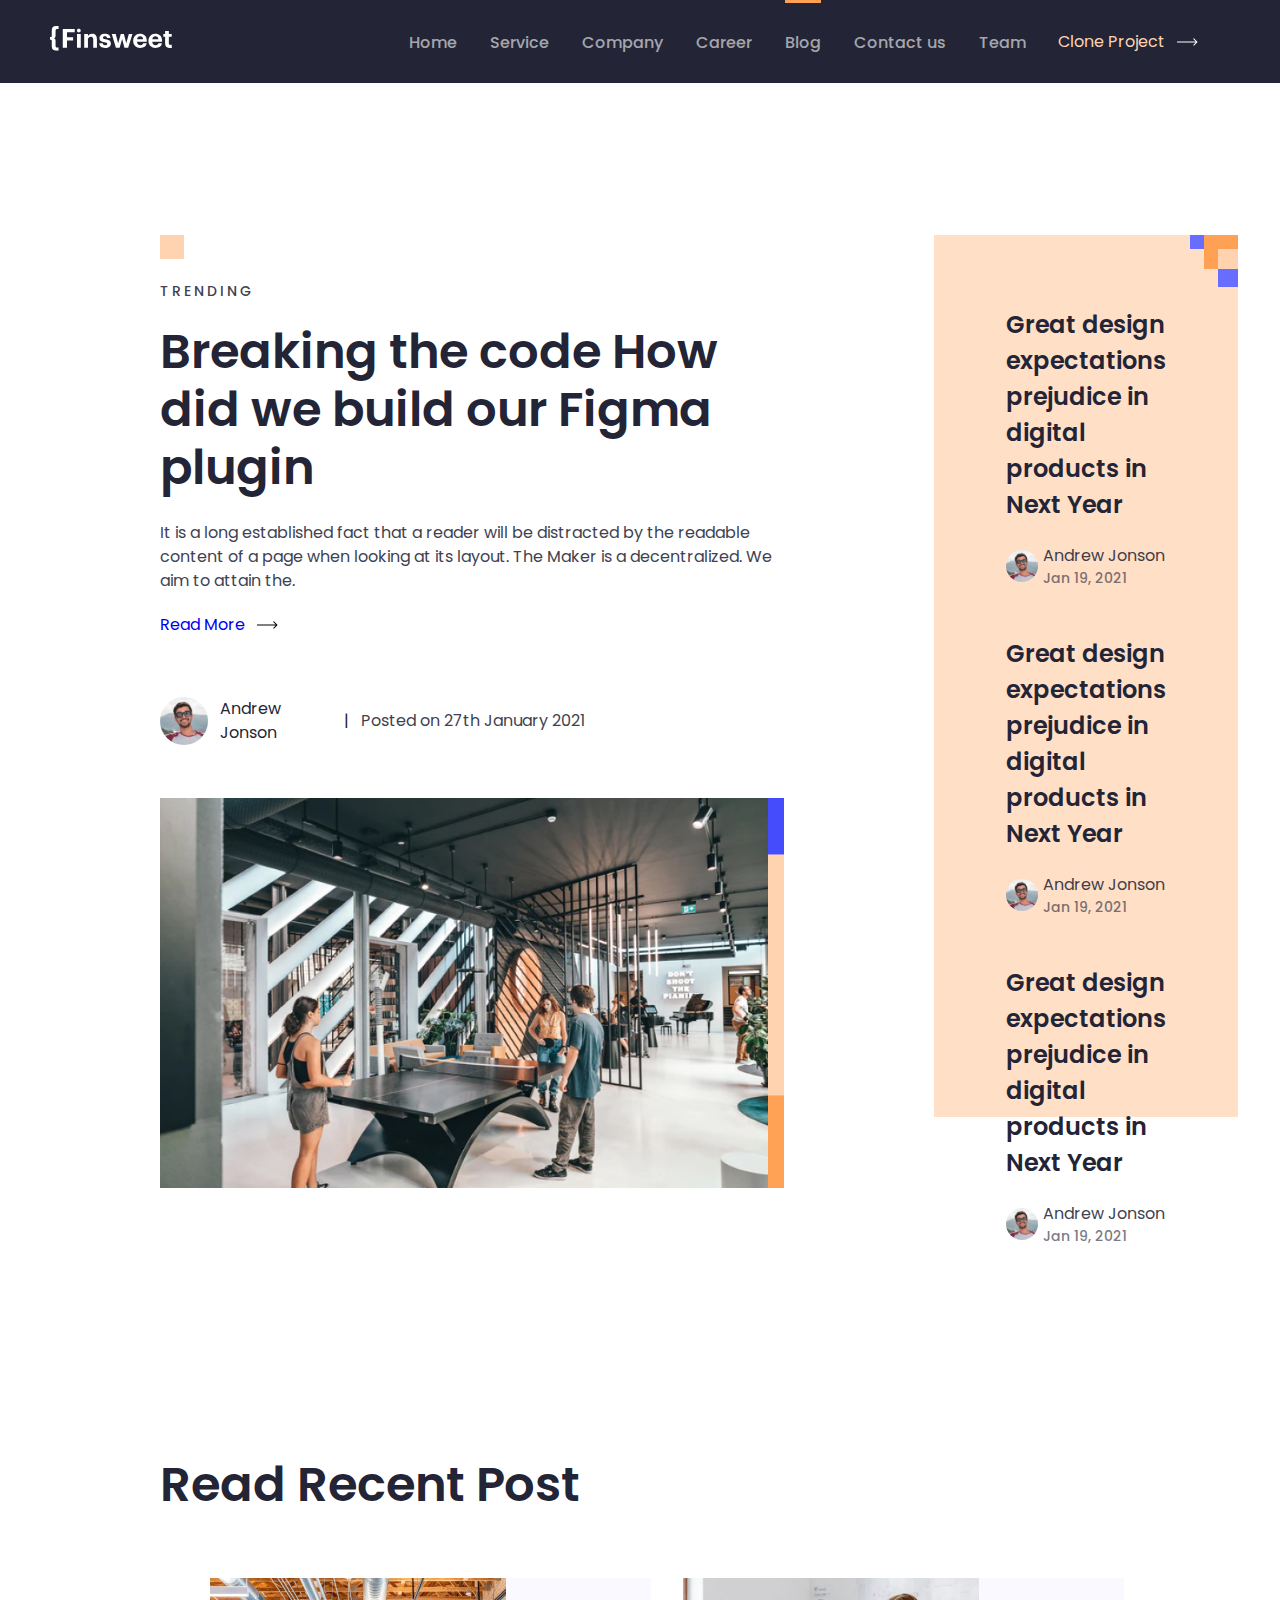
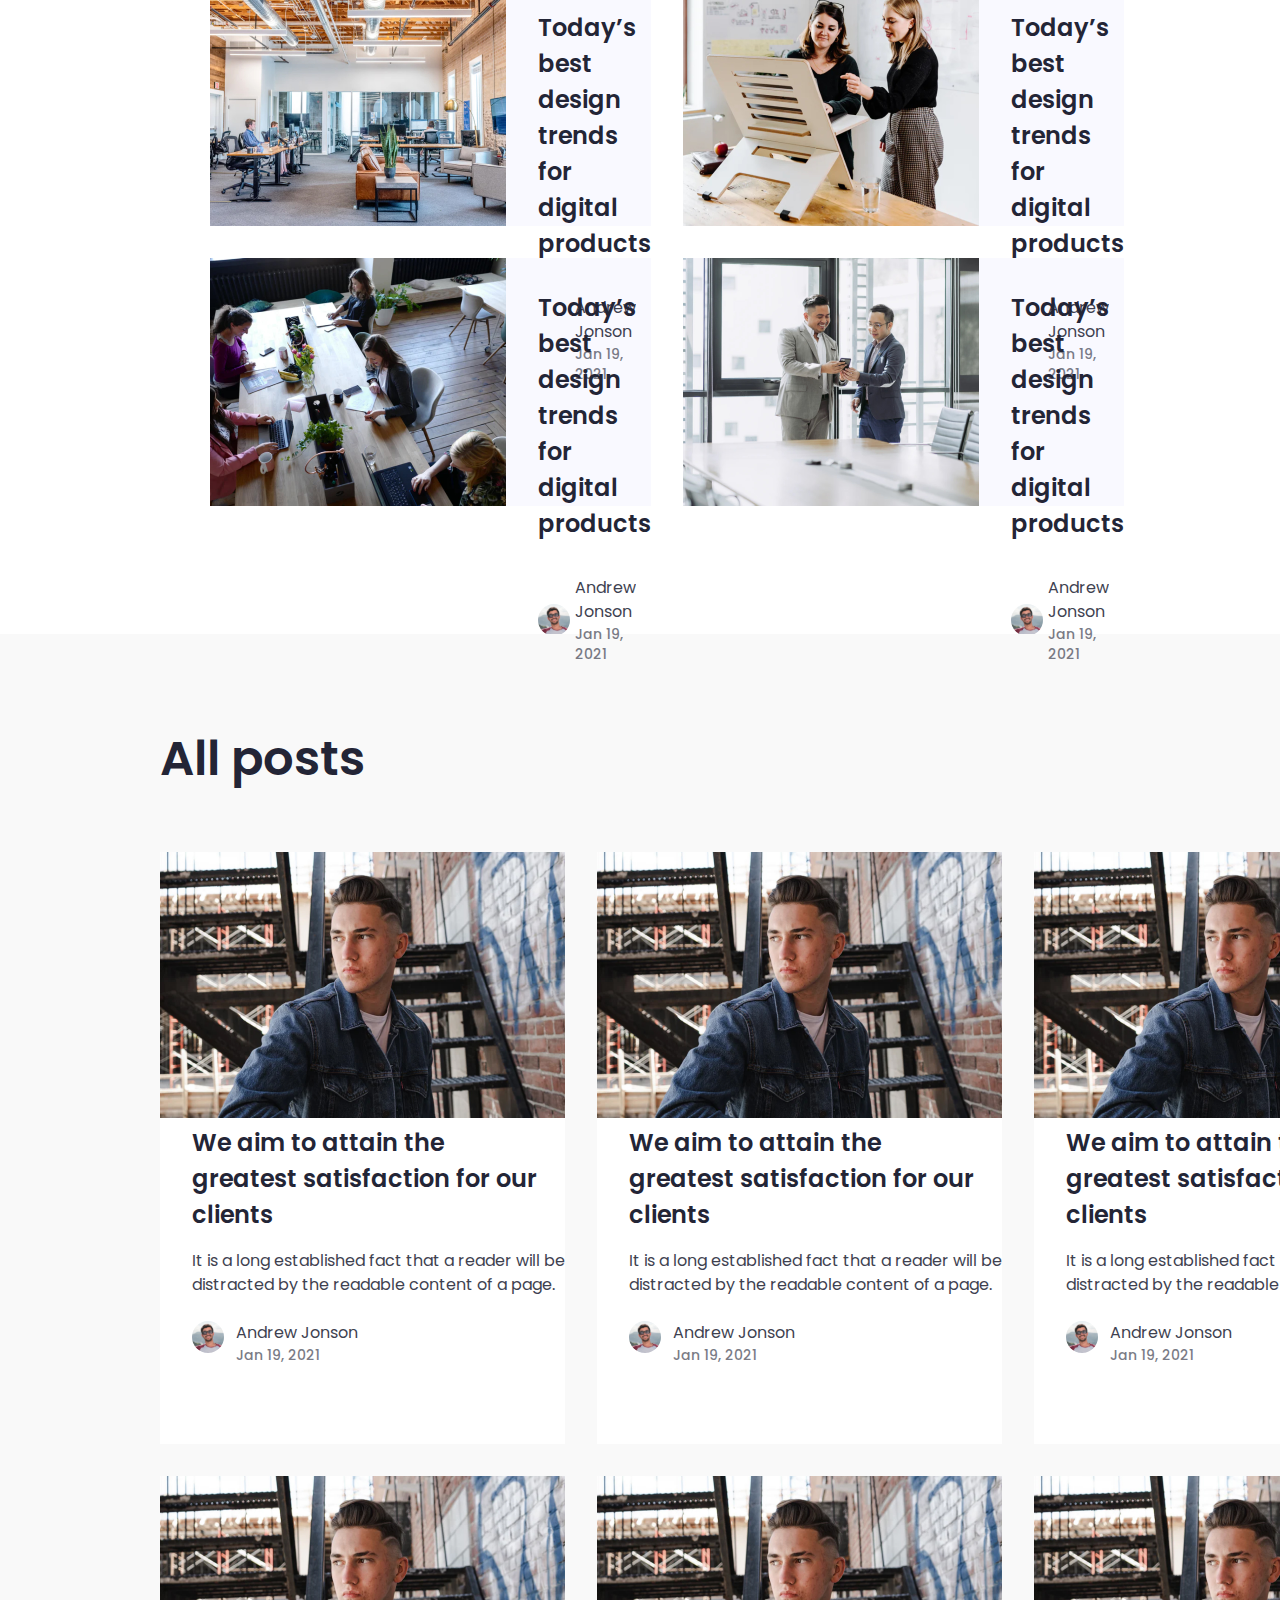
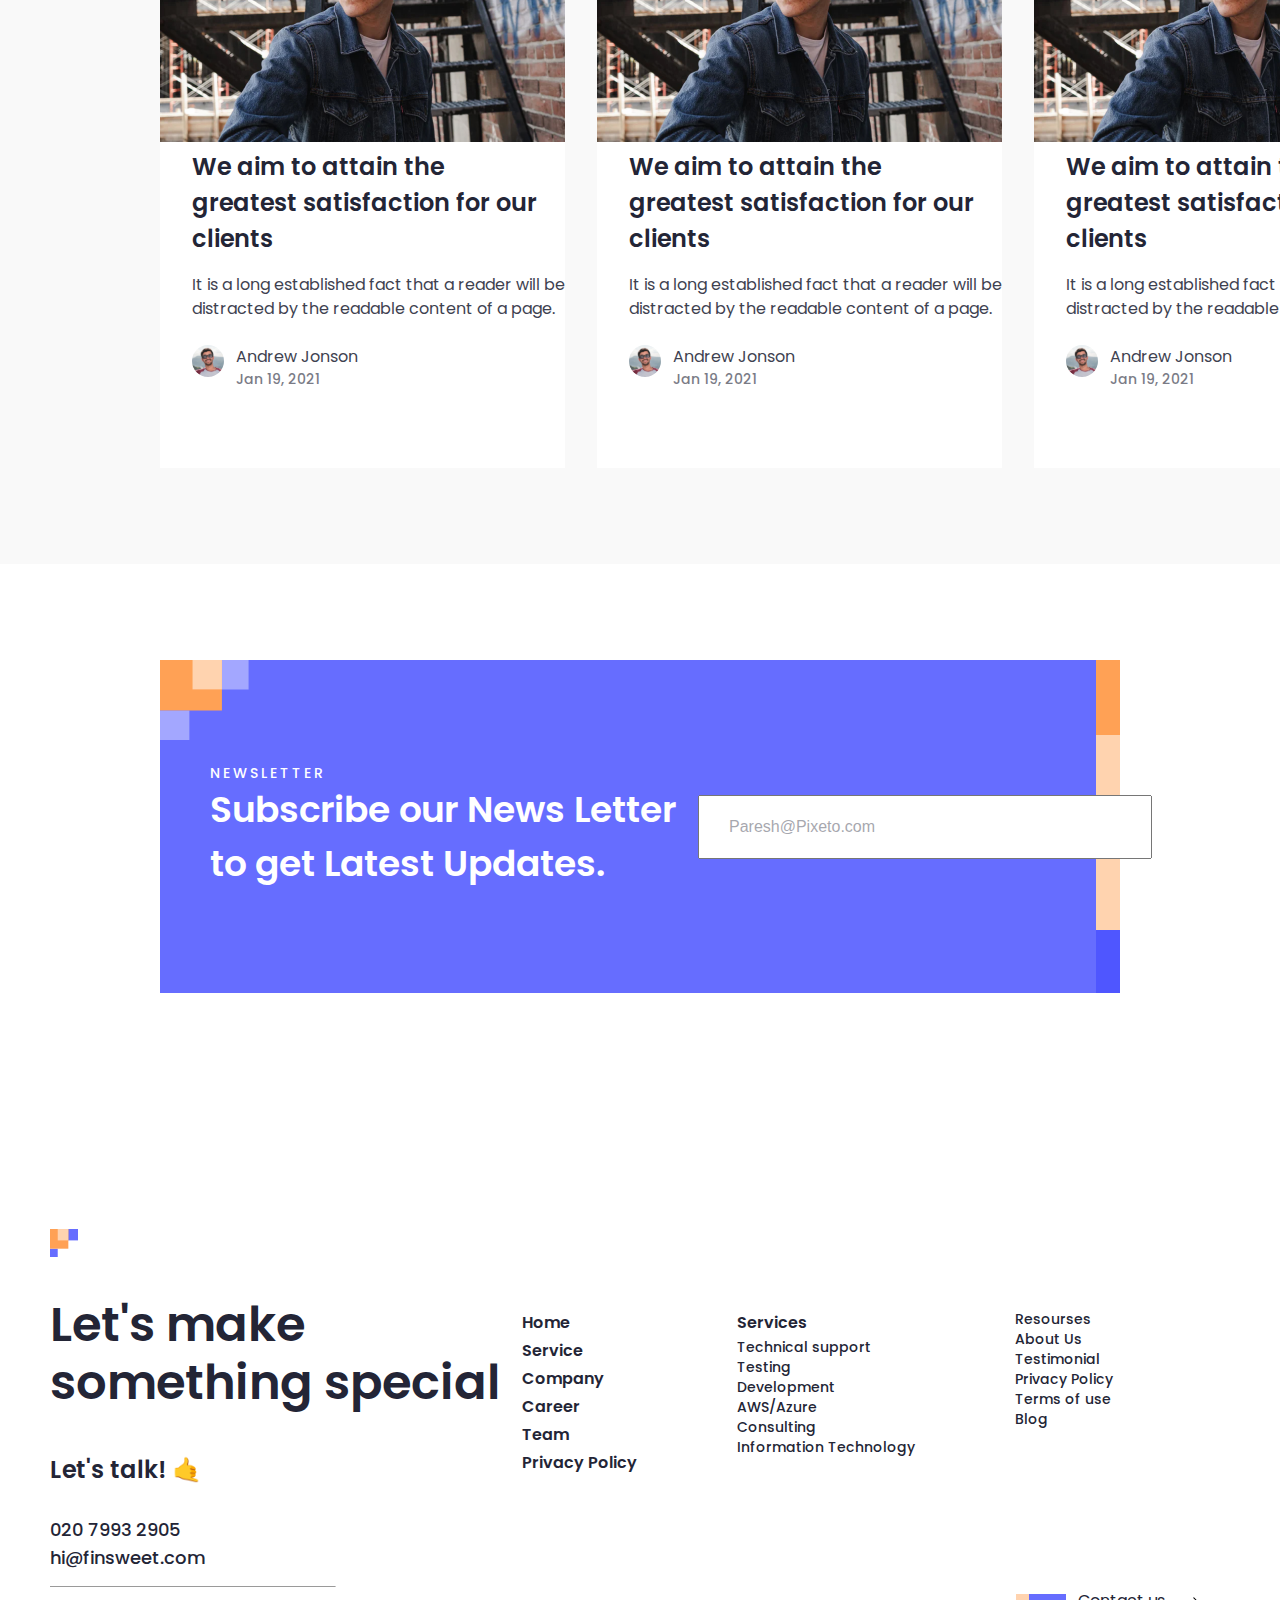
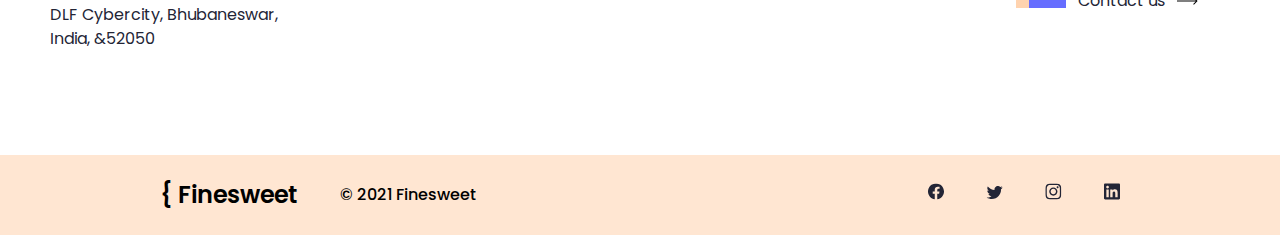
<file: pages/blog/blog.html>
<!DOCTYPE html>
<html lang="en">
  <head>
    <meta charset="UTF-8" />
    <meta name="viewport" content="width=device-width, initial-scale=1.0" />
    <title>Finesweet | Blog</title>
    <!-- ICON -->
    <link
      rel="shortcut icon"
      href="../../images/blog.ico"
      type="image/x-icon"
    />

    <!-- STYLE -->
    <link rel="stylesheet" href="./blog.css" />
  </head>
  <body>
    <!-- HEADER START -->
    <header class="header">
      <div class="header-container container">
        <!-- LOGO -->
        <a class="site-logo" href="../../index.html">
          <img
            class="site-logo-image"
            src="../../images/header-logo1.svg"
            alt=""
            style="width: 122; height: 25"
          />
        </a>
        <!-- NAV -->
        <nav class="sitenav">
          <ul class="sitenav-list">
            <li class="sitenav-item">
              <a class="sitenav-link" href="../../index.html">Home</a>
            </li>
            <li class="sitenav-item">
              <a class="sitenav-link" href="../services/services.html"
                >Service</a
              >
            </li>
            <li class="sitenav-item">
              <a class="sitenav-link" href="../company/company.html">Company</a>
            </li>
            <li class="sitenav-item">
              <a class="sitenav-link" href="../career/career.html ">Career</a>
            </li>
            <li class="sitenav-item">
              <a class="sitenav-link" id="active" href="./blog.html">Blog</a>
            </li>
            <li class="sitenav-item">
              <a class="sitenav-link" href="../contact/contact.html"
                >Contact us</a
              >
            </li>
            <li class="sitenav-item">
              <a class="sitenav-link" href="../team/team.html">Team</a>
            </li>
          </ul>
        </nav>
        <!-- NAV END -->

        <!-- HEADER BUTTON  -->
        <a class="btn header-btn" href="">
          <span>Clone Project</span>
          <img src="../../images/header-row-btn-white.svg" alt="" />
        </a>
      </div>
    </header>

    <!-- MAIN START -->
    <main class="main">
      <section class="sec1">
        <div class="blog-left">
          <img
            width="24"
            height="24"
            src="../../images2/blog-head-logo.svg"
            alt="Blog Logo"
          />
          <span class="tren">TRENDING</span>
          <h3>Breaking the code How did we build our Figma plugin</h3>
          <p>
            It is a long established fact that a reader will be distracted by
            the readable content of a page when looking at its layout. The Maker
            is a decentralized. We aim to attain the.
          </p>
          <a style="margin-left: -32px;" class="btn" href="./blog-inner/blog-inner.html">
            <span>Read More</span>
            <img src="../../images/btn-row.svg" alt="" />
          </a>
          <div class="team-malumot">
            <img src="../../images/image3.svg" alt="" />
            <span>Andrew Jonson</span> |
            <p>Posted on 27th January 2021</p>
          </div>
          <img
            width="624"
            height="390"
            src="../../images2/blog-big-img.jpg"
            alt=""
          />
        </div>

        <div class="blog-right">
          <p>
            Great design expectations prejudice in digital products in Next Year
          </p>
          <div class="malumot">
            <img width="32" height="32" src="../../images/image3.svg" alt="" />
            <div class="malumotlar">
              <span>Andrew Jonson</span>
              <p class="timee">Jan 19, 2021</p>
            </div>
          </div>

          <p style="margin-top: 48px">
            Great design expectations prejudice in digital products in Next Year
          </p>
          <div class="malumot">
            <img width="32" height="32" src="../../images/image3.svg" alt="" />
            <div class="malumotlar">
              <span>Andrew Jonson</span>
              <p class="timee">Jan 19, 2021</p>
            </div>
          </div>

          <p style="margin-top: 48px">
            Great design expectations prejudice in digital products in Next Year
          </p>
          <div class="malumot">
            <img width="32" height="32" src="../../images/image3.svg" alt="" />
            <div class="malumotlar">
              <span>Andrew Jonson</span>
              <p class="timee">Jan 19, 2021</p>
            </div>
          </div>
        </div>
      </section>

      <section class="sec2">
        <h3>Read Recent Post</h3>
        <div class="container sec2-container">
          <div class="contentlar">
            <div class="contents">
              <img
                width="296"
                height="248"
                src="../../images2/blog-image1.jpg"
                alt=""
              />
              <div class="information">
                <span class="infor"
                  >Today’s best design trends for digital products</span
                >
                <div class="img-information">
                  <img
                    width="32"
                    height="32"
                    src="../../images/image3.svg"
                    alt=""
                  />
                  <div class="informat">
                    <p>Andrew Jonson</p>
                    <span>Jan 19, 2021</span>
                  </div>
                </div>
              </div>
            </div>

            <div class="contents">
              <img
                width="296"
                height="248"
                src="../../images2/blog-image2.jpg"
                alt=""
              />
              <div class="information">
                <span class="infor"
                  >Today’s best design trends for digital products</span
                >
                <div class="img-information">
                  <img
                    width="32"
                    height="32"
                    src="../../images/image3.svg"
                    alt=""
                  />
                  <div class="informat">
                    <p>Andrew Jonson</p>
                    <span>Jan 19, 2021</span>
                  </div>
                </div>
              </div>
            </div>
          </div>
          <div class="div">
            <div class="contents">
              <img
                width="296"
                height="248"
                src="../../images2/blog-image3.jpg"
                alt=""
              />
              <div class="information">
                <span class="infor"
                  >Today’s best design trends for digital products</span
                >
                <div class="img-information">
                  <img
                    width="32"
                    height="32"
                    src="../../images/image3.svg"
                    alt=""
                  />
                  <div class="informat">
                    <p>Andrew Jonson</p>
                    <span>Jan 19, 2021</span>
                  </div>
                </div>
              </div>
            </div>

            <div class="contents">
              <img
                width="296"
                height="248"
                src="../../images2/blog-image4.jpg"
                alt=""
              />
              <div class="information">
                <span class="infor"
                  >Today’s best design trends for digital products</span
                >
                <div class="img-information">
                  <img
                    width="32"
                    height="32"
                    src="../../images/image3.svg"
                    alt=""
                  />
                  <div class="informat">
                    <p>Andrew Jonson</p>
                    <span>Jan 19, 2021</span>
                  </div>
                </div>
              </div>
            </div>
          </div>
        </div>
      </section>

      <section class="blog-3">
        <h2>All posts</h2>

        <div class="devoloper">
          <div class="blog-posts">
            <img
              style="margin-left: -32px"
              width="405"
              height="266"
              src="../../images2/blog-posts-img.jpg"
              alt=""
            />
            <span class="blog-aim">
              We aim to attain the <br />
              greatest satisfaction for our <br />
              clients
            </span>
            <p class="maa">
              It is a long established fact that a reader will be distracted by
              the readable content of a page.
            </p>
            <div class="malumot">
              <img
                width="32"
                height="32"
                src="../../images/image3.svg"
                alt=""
              />
              <div class="timese">
                <span class="times">Andrew Jonson</span>
                <p class="time">Jan 19, 2021</p>
              </div>
            </div>
          </div>

          <div class="blog-posts">
            <img
              style="margin-left: -32px"
              width="405"
              height="266"
              src="../../images2/blog-posts-img.jpg"
              alt=""
            />
            <span class="blog-aim">
              We aim to attain the <br />
              greatest satisfaction for our <br />
              clients
            </span>
            <p class="maa">
              It is a long established fact that a reader will be distracted by
              the readable content of a page.
            </p>
            <div class="malumot">
              <img
                width="32"
                height="32"
                src="../../images/image3.svg"
                alt=""
              />
              <div class="timese">
                <span class="times">Andrew Jonson</span>
                <p class="time">Jan 19, 2021</p>
              </div>
            </div>
          </div>

          <div class="blog-posts">
            <img
              style="margin-left: -32px"
              width="405"
              height="266"
              src="../../images2/blog-posts-img.jpg"
              alt=""
            />
            <span class="blog-aim">
              We aim to attain the <br />
              greatest satisfaction for our <br />
              clients
            </span>
            <p class="maa">
              It is a long established fact that a reader will be distracted by
              the readable content of a page.
            </p>
            <div class="malumot">
              <img
                width="32"
                height="32"
                src="../../images/image3.svg"
                alt=""
              />
              <div class="timese">
                <span class="times">Andrew Jonson</span>
                <p class="time">Jan 19, 2021</p>
              </div>
            </div>
          </div>
        </div>
        <div class="the-dev">
          <div class="blog-posts">
            <img
              style="margin-left: -32px"
              width="405"
              height="266"
              src="../../images2/blog-posts-img.jpg"
              alt=""
            />
            <span class="blog-aim">
              We aim to attain the <br />
              greatest satisfaction for our <br />
              clients
            </span>
            <p class="maa">
              It is a long established fact that a reader will be distracted by
              the readable content of a page.
            </p>
            <div class="malumot">
              <img
                width="32"
                height="32"
                src="../../images/image3.svg"
                alt=""
              />
              <div class="timese">
                <span class="times">Andrew Jonson</span>
                <p class="time">Jan 19, 2021</p>
              </div>
            </div>
          </div>

          <div class="blog-posts">
            <img
              style="margin-left: -32px"
              width="405"
              height="266"
              src="../../images2/blog-posts-img.jpg"
              alt=""
            />
            <span class="blog-aim">
              We aim to attain the <br />
              greatest satisfaction for our <br />
              clients
            </span>
            <p class="maa">
              It is a long established fact that a reader will be distracted by
              the readable content of a page.
            </p>
            <div class="malumot">
              <img
                width="32"
                height="32"
                src="../../images/image3.svg"
                alt=""
              />
              <div class="timese">
                <span class="times">Andrew Jonson</span>
                <p class="time">Jan 19, 2021</p>
              </div>
            </div>
          </div>

          <div class="blog-posts">
            <img
              style="margin-left: -32px"
              width="405"
              height="266"
              src="../../images2/blog-posts-img.jpg"
              alt=""
            />
            <span class="blog-aim">
              We aim to attain the <br />
              greatest satisfaction for our <br />
              clients
            </span>
            <p class="maa">
              It is a long established fact that a reader will be distracted by
              the readable content of a page.
            </p>
            <div class="malumot">
              <img
                width="32"
                height="32"
                src="../../images/image3.svg"
                alt=""
              />
              <div class="timese">
                <span class="times">Andrew Jonson</span>
                <p class="time">Jan 19, 2021</p>
              </div>
            </div>
          </div>
        </div>
      </section>
      <section class="sec8">
        <div class="container sec8-container">
          <div class="eng-oxirgisi">
            <span>NEWSLETTER</span>
            <h3>Subscribe our News Letter to get Latest Updates.</h3>
          </div>

          <form>
            <input
              class="input-email"
              type="email"
              placeholder="Paresh@Pixeto.com"
            />
          </form>
        </div>
      </section>
    </main>
    <!-- MAIN END -->

    <!-- FOOTER START  -->
    <footer class="footer">
      <div class="top">
        <div class="footer-top-container container">
          <div class="footer-top-left">
            <img
              class="footer-top-image"
              src="../../images/shapes-btn-bg.svg"
              alt=""
            />
            <div class="footer-top-title">
              Let's make something special
              <div class="footer-top-slogan">Let's talk! 🤙</div>

              <p class="footer-top-mobile">
                <a href="tel:+020 7993 2905">020 7993 2905</a>
              </p>

              <p class="footer-top-email">
                <a href="mailto:hi@finsweet.com">hi@finsweet.com</a>
              </p>
            </div>
            <hr class="footer-top-divider" />
            <address class="site-address">
              DLF Cybercity, Bhubaneswar, <br />
              India, &52050
            </address>
          </div>
          <div class="footer-top-right">
            <div class="footer-navs">
              <!-- ULS -->
              <ul class="main-nav">
                <li><a href="../../index.html">Home</a></li>
                <li><a href="../services/services.html">Service</a></li>
                <li><a href="../company/company.html">Company</a></li>
                <li><a href="../career/career.html">Career </a></li>
                <li><a href="../team/team.html">Team</a></li>
                <li>
                  <a href="../privacy/privacy.html">Privacy Policy</a>
                </li>
              </ul>
              <ul class="services-nav">
                <li
                  style="font-size: 16px; font-weight: 600; line-height: 28px"
                >
                  Services
                </li>
                <li><a href="">Technical support</a></li>
                <li><a href="">Testing</a></li>
                <li><a href="">Development</a></li>
                <li><a href="">AWS/Azure </a></li>
                <li><a href="">Consulting</a></li>
                <li><a href="">Information Technology</a></li>
              </ul>
              <ul class="resources-nav">
                <li>Resourses</li>
                <li><a href="">About Us</a></li>
                <li><a href="">Testimonial</a></li>
                <li><a href="">Privacy Policy</a></li>
                <li><a href="">Terms of use</a></li>
                <li><a href="">Blog</a></li>
              </ul>
            </div>
            <div class="footer-btn-wrapper">
              <a class="btn header-btn footer-btn" href="">
                <img src="../../images/footer-top-svg.svg" alt="" />
                <span style="color: #232536" class="btn-text">Contact us</span>
                <img src="../../images/btn-row.svg" alt="" />
              </a>
            </div>
          </div>
        </div>
      </div>
      <div class="bottom">
        <div class="footer-head-logo">
          <h2><a href="" style="color: black">&#123; Finesweet</a></h2>
          <span>&#169; 2021 Finesweet</span>
        </div>

        <div class="footer-icon">
          <a href=""><img src="../../images/negative.svg" alt="" /> </a>
          <a href=""> <img src="../../images/vector.svg" alt="" /></a>
          <a href=""><img src="../../images/instagram.svg" alt="" /> </a>
          <a href=""><img src="../../images/likeliden.svg" alt="" /> </a>
        </div>
      </div>
    </footer>
    <!-- FOOTER END -->
  </body>
</html>
</file>
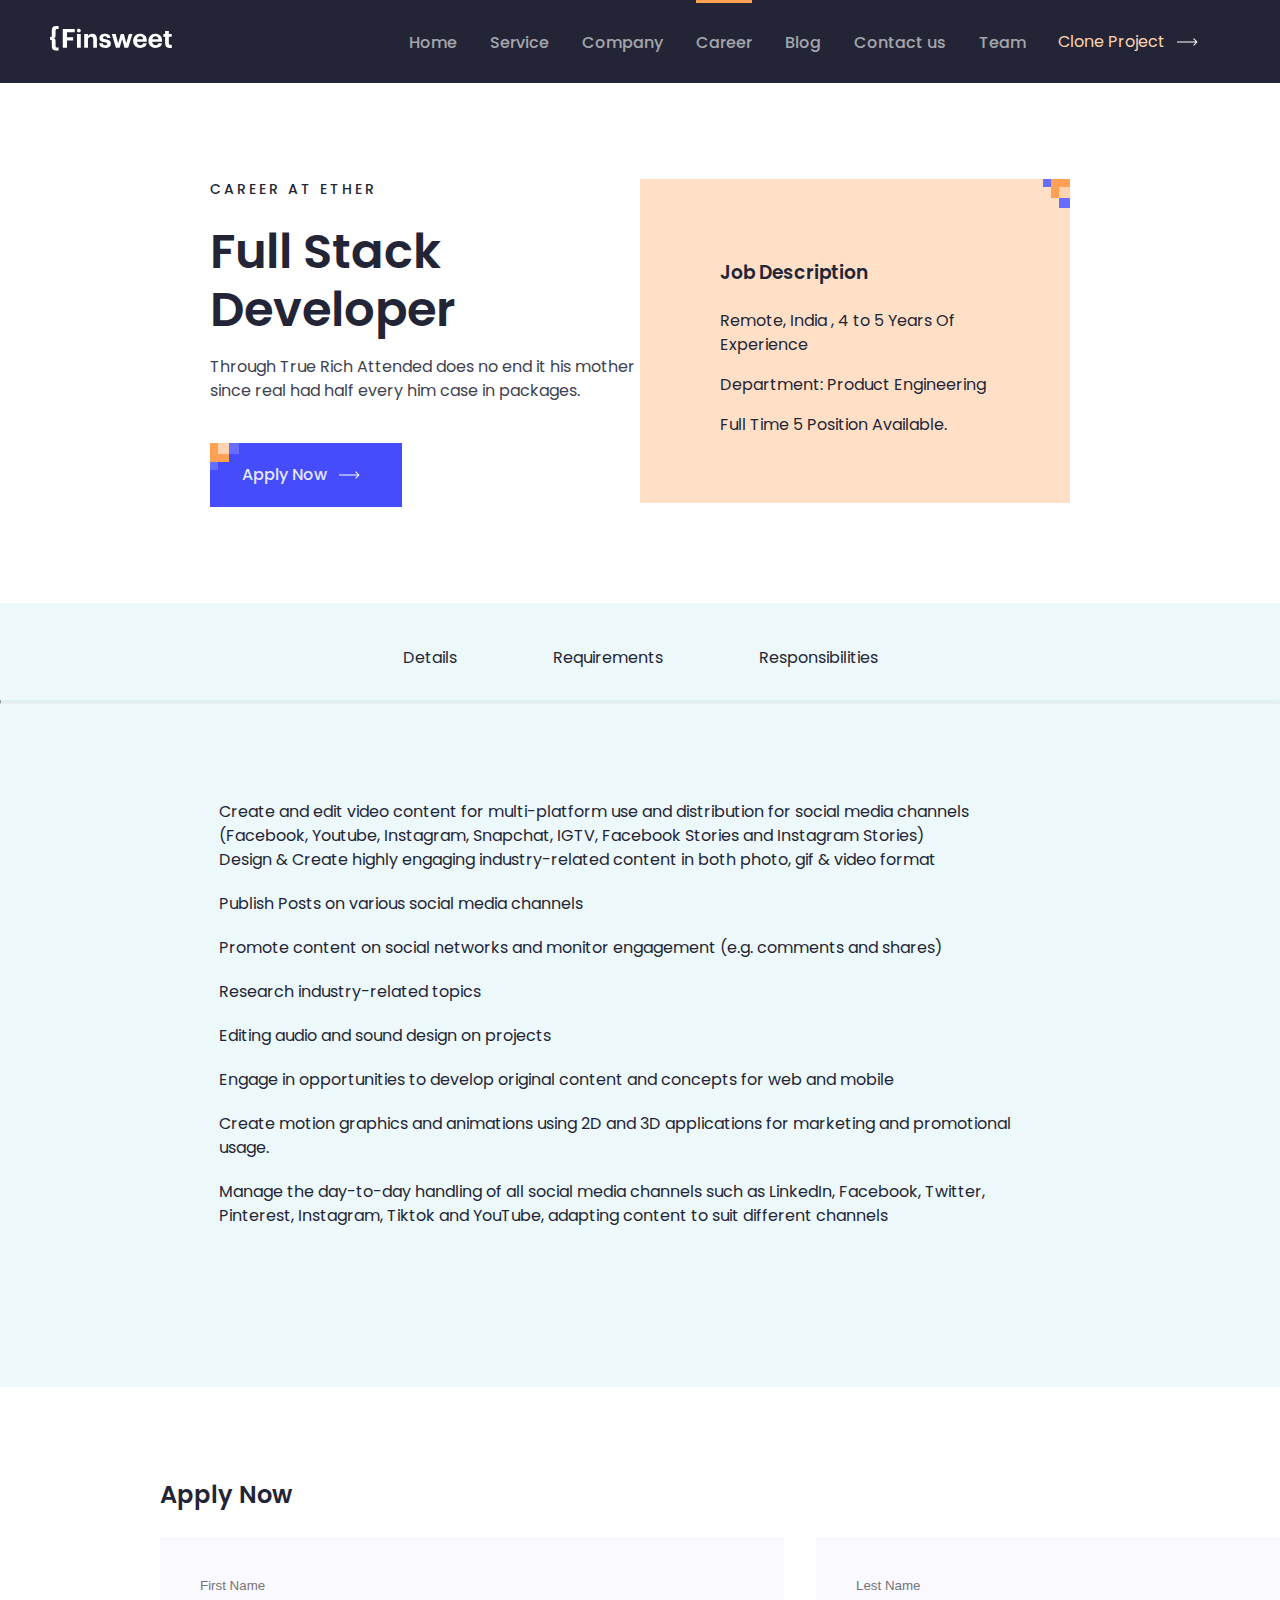
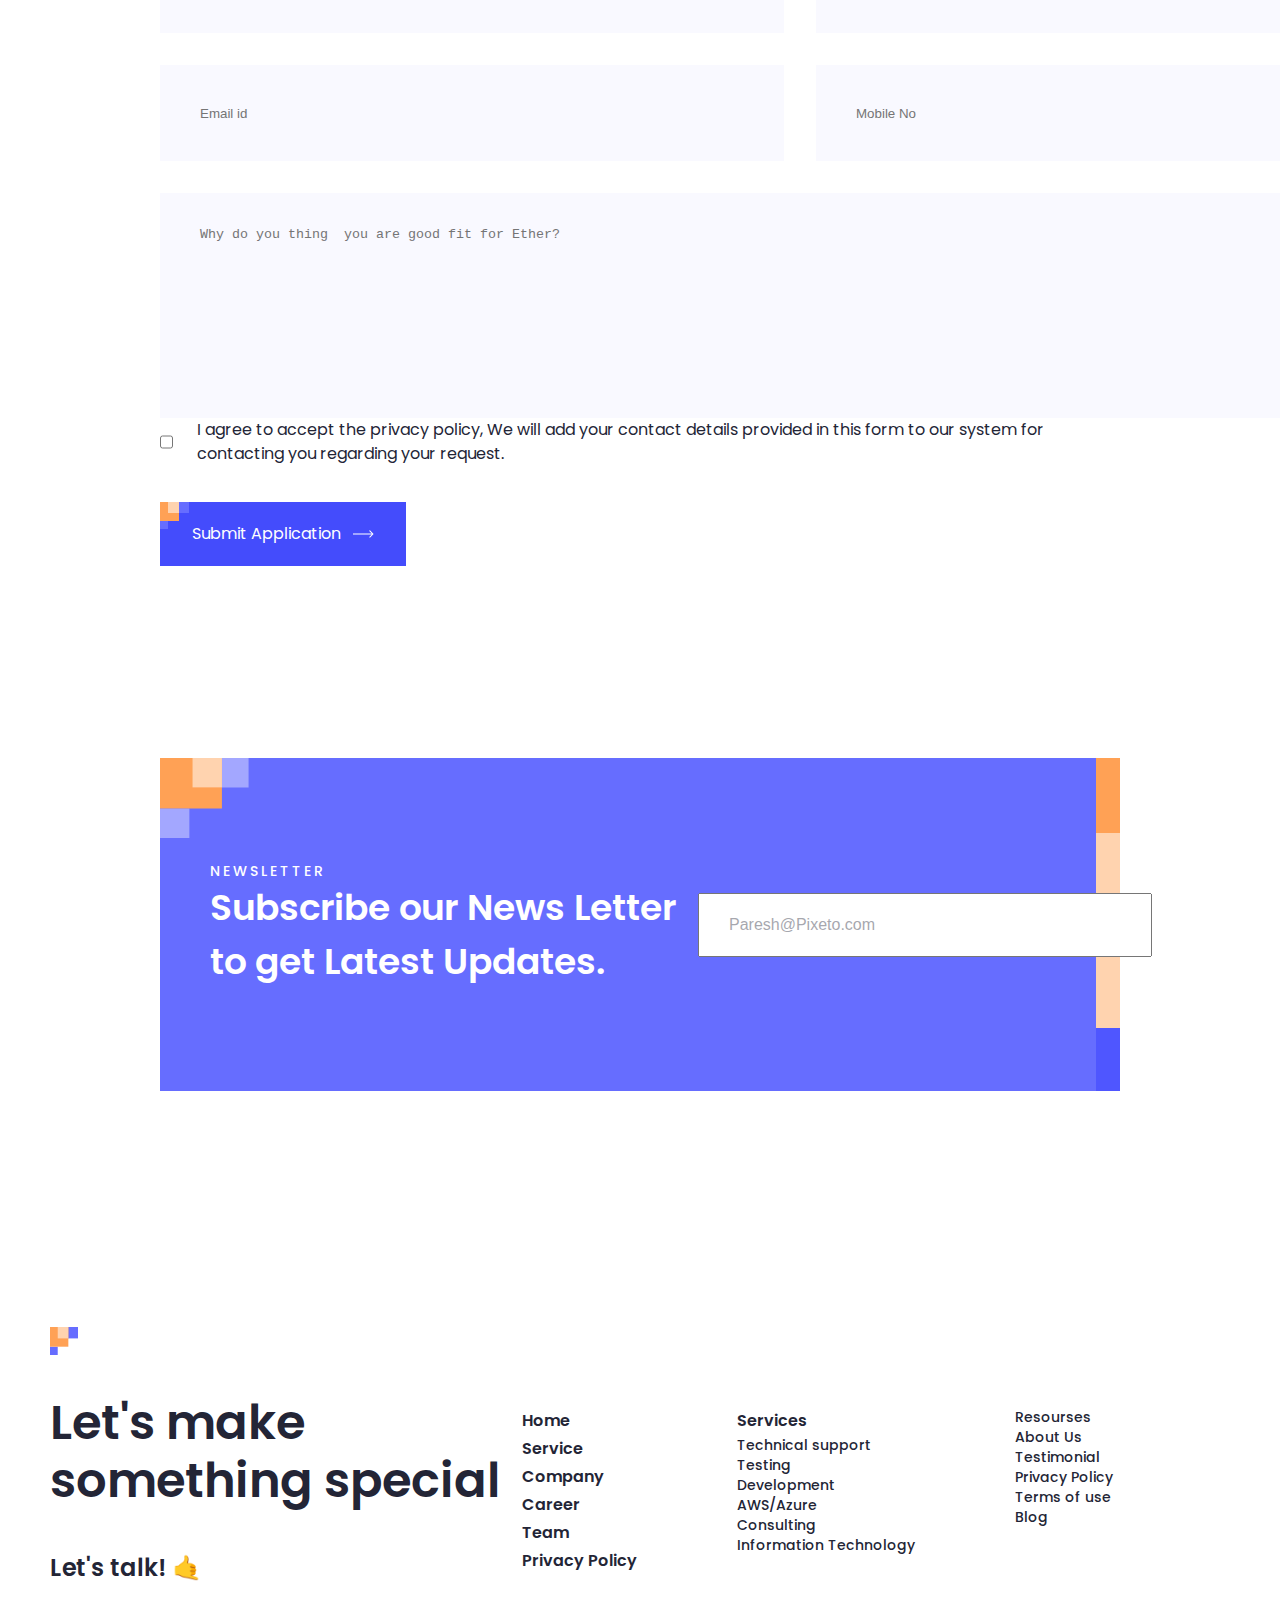
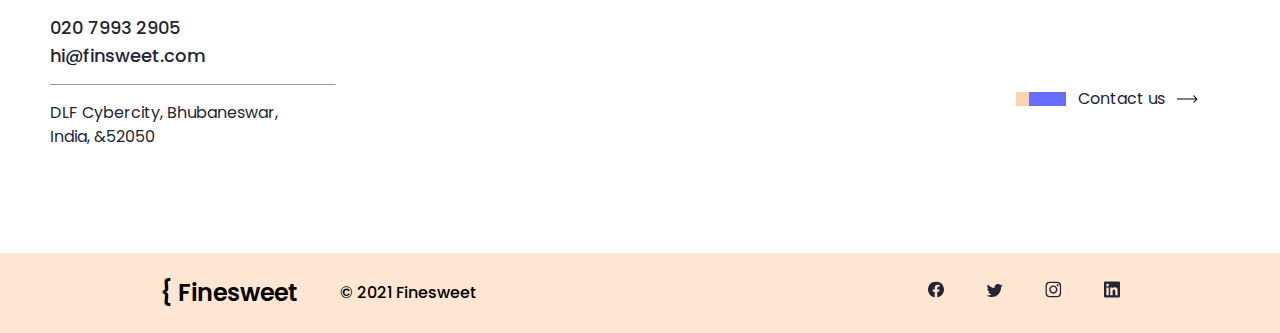
<file: pages/career/career.html>
<!DOCTYPE html>
<html lang="en">
  <head>
    <meta charset="UTF-8" />
    <meta name="viewport" content="width=device-width, initial-scale=1.0" />
    <title>Finesweet | Career</title>
    <!-- ICON -->
    <link
      rel="shortcut icon"
      href="../../images/careeer.ico"
      type="image/x-icon"
    />

    <!-- STYLE -->
    <link rel="stylesheet" href="./career.css" />
  </head>
  <body>
    <!-- HEADER START -->
    <header class="header">
      <div class="header-container container">
        <!-- LOGO -->
        <a class="site-logo" href="../../index.html">
          <img
            class="site-logo-image"
            src="../../images/header-logo1.svg"
            alt=""
            style="width: 122; height: 25"
          />
        </a>
        <!-- NAV -->
        <nav class="sitenav">
          <ul class="sitenav-list">
            <li class="sitenav-item">
              <a class="sitenav-link" href="../../index.html">Home</a>
            </li>
            <li class="sitenav-item">
              <a class="sitenav-link" href="../services/services.html"
                >Service</a
              >
            </li>
            <li class="sitenav-item">
              <a class="sitenav-link" href="../company/company.html">Company</a>
            </li>
            <li class="sitenav-item">
              <a class="sitenav-link" id="active" href="./career.html "
                >Career</a
              >
            </li>
            <li class="sitenav-item">
              <a class="sitenav-link" href="../blog/blog.html">Blog</a>
            </li>
            <li class="sitenav-item">
              <a class="sitenav-link" href="../contact/contact.html"
                >Contact us</a
              >
            </li>
            <li class="sitenav-item">
              <a class="sitenav-link" href="../team/team.html">Team</a>
            </li>
          </ul>
        </nav>
        <!-- NAV END -->

        <!-- HEADER BUTTON  -->
        <a class="btn header-btn" href="">
          <span>Clone Project</span>
          <img src="../../images/header-row-btn-white.svg" alt="" />
        </a>
      </div>
    </header>

    <!-- MAIN START -->
    <main class="main">
      <section class="career-sec1">
        <div class="container career-container">
          <div class="sec1-left-career">
            <span>CAREER AT Ether</span>
            <h2>Full Stack Developer</h2>
            <p>
              Through True Rich Attended does no end it his mother since real
              had half every him case in packages.
            </p>
            <a class="btn bt" href="#">
              <h6>Apply Now</h6>
              <img src="../../images/header-row-btn-white.svg" alt="" />
            </a>
          </div>
          <div class="career-sec1-container">
            <h3 style="margin-bottom: 24px; color: #232536 font-weight:600">
              Job Description
            </h3>
            <p
              style="
                font-size: 16px;
                font-weight: 400;
                line-height: 24px;
                margin-bottom: 16px;
              "
            >
              Remote, India , 4 to 5 Years Of Experience
            </p>
            <p
              style="
                font-size: 16px;
                font-weight: 400;
                line-height: 24px;
                margin-bottom: 16px;
              "
            >
              Department: Product Engineering
            </p>
            <p
              style="
                font-size: 16px;
                font-weight: 400;
                line-height: 24px;
                margin-bottom: 16px;
              "
            >
              Full Time 5 Position Available.
            </p>
          </div>
        </div>
      </section>

      <section class="career-sec2">
        <div class="career-container2">
          <ul class="lii">
            <div class="osha">
              <li class="liiii">Details</li>
              <li class="liiii">Requirements</li>
              <li class="liiii">Responsibilities</li>
            </div>
          </ul>

          <hr class="hr-divider" />

          <ul class="career-sec2-menu">
            <li class="liii">
              Create and edit video content for multi-platform use and
              distribution for social media channels (Facebook, Youtube,
              Instagram, Snapchat, IGTV, Facebook Stories and Instagram Stories)
            </li>
            <li class="li">
              Design & Create highly engaging industry-related content in both
              photo, gif & video format
            </li>
            <li class="li">Publish Posts on various social media channels</li>
            <li class="li">
              Promote content on social networks and monitor engagement (e.g.
              comments and shares)
            </li>
            <li class="li">Research industry-related topics</li>
            <li class="li">Editing audio and sound design on projects</li>
            <li class="li">
              Engage in opportunities to develop original content and concepts
              for web and mobile
            </li>
            <li class="li">
              Create motion graphics and animations using 2D and 3D applications
              for marketing and promotional usage.
            </li>
            <li class="li">
              Manage the day-to-day handling of all social media channels such
              as LinkedIn, Facebook, Twitter, Pinterest, Instagram, Tiktok and
              YouTube, adapting content to suit different channels
            </li>
          </ul>
        </div>
      </section>

      <secition class="career-sec3">
        <h2>Apply Now</h2>

        <div class="name">
          <input class="namee" type="text" placeholder="First Name" />
          <input class="namee" type="text" placeholder="Lest Name" />
        </div>
        <div class="email-tel">
          <input
            class="email"
            type="email"
            placeholder="Email id"
            name=""
            id=""
          />
          <input
            class="email"
            type="tel"
            placeholder="Mobile No"
            name=""
            id=""
          />
        </div>
        <textarea
          style="resize: none; overflow: hidden"
          placeholder="Why do you thing  you are good fit for Ether?"
          name=""
          id=""
        ></textarea>
        <div class="check">
          <input type="checkbox" />
          <p>
            I agree to accept the privacy policy, We will add your contact
            details provided in this form to our system for contacting you
            regarding your request.
          </p>
        </div>

        <a class="btn btn-primary" href="#">
          <span>Submit Application</span>
          <img src="../../images/header-row-btn-white.svg" alt="" />
        </a>
      </secition>

      <section class="sec8">
        <div class="container sec8-container">
          <div class="eng-oxirgisi">
            <span>NEWSLETTER</span>
            <h3>Subscribe our News Letter to get Latest Updates.</h3>
          </div>

          <form>
            <input
              class="input-email"
              type="email"
              placeholder="Paresh@Pixeto.com"
            />
          </form>
        </div>
      </section>
    </main>
    <!-- MAIN END -->

    <!-- FOOTER START  -->
    <footer class="footer">
      <div class="top">
        <div class="footer-top-container container">
          <div class="footer-top-left">
            <img
              class="footer-top-image"
              src="../../images/shapes-btn-bg.svg"
              alt=""
            />
            <div class="footer-top-title">
              Let's make something special
              <div class="footer-top-slogan">Let's talk! 🤙</div>

              <p class="footer-top-mobile">
                <a href="tel:+020 7993 2905">020 7993 2905</a>
              </p>

              <p class="footer-top-email">
                <a href="mailto:hi@finsweet.com">hi@finsweet.com</a>
              </p>
            </div>
            <hr class="footer-top-divider" />
            <address class="site-address">
              DLF Cybercity, Bhubaneswar, <br />
              India, &52050
            </address>
          </div>
          <div class="footer-top-right">
            <div class="footer-navs">
              <!-- ULS -->
              <ul class="main-nav">
                <li><a href="../../index.html">Home</a></li>
                <li><a href="../services/services.html">Service</a></li>
                <li><a href="../company/company.html">Company</a></li>
                <li><a id="active" href="./career.html">Career </a></li>
                <li><a href="../team/team.html">Team</a></li>
                <li>
                  <a href="../privacy/privacy.html">Privacy Policy</a>
                </li>
              </ul>
              <ul class="services-nav">
                <li
                  style="font-size: 16px; font-weight: 600; line-height: 28px"
                >
                  Services
                </li>
                <li><a href="">Technical support</a></li>
                <li><a href="">Testing</a></li>
                <li><a href="">Development</a></li>
                <li><a href="">AWS/Azure </a></li>
                <li><a href="">Consulting</a></li>
                <li><a href="">Information Technology</a></li>
              </ul>
              <ul class="resources-nav">
                <li>Resourses</li>
                <li><a href="">About Us</a></li>
                <li><a href="">Testimonial</a></li>
                <li><a href="">Privacy Policy</a></li>
                <li><a href="">Terms of use</a></li>
                <li><a href="">Blog</a></li>
              </ul>
            </div>
            <div class="footer-btn-wrapper">
              <a class="btn header-btn footer-btn" href="">
                <img src="../../images/footer-top-svg.svg" alt="" />
                <span style="color: #232536" class="btn-text">Contact us</span>
                <img src="../../images/btn-row.svg" alt="" />
              </a>
            </div>
          </div>
        </div>
      </div>
      <div class="bottom">
        <div class="footer-head-logo">
          <h2><a href="" style="color: black">&#123; Finesweet</a></h2>
          <span>&#169; 2021 Finesweet</span>
        </div>

        <div class="footer-icon">
          <a href=""><img src="../../images/negative.svg" alt="" /> </a>
          <a href=""> <img src="../../images/vector.svg" alt="" /></a>
          <a href=""><img src="../../images/instagram.svg" alt="" /> </a>
          <a href=""><img src="../../images/likeliden.svg" alt="" /> </a>
        </div>
      </div>
    </footer>
    <!-- FOOTER END -->
  </body>
</html>
</file>
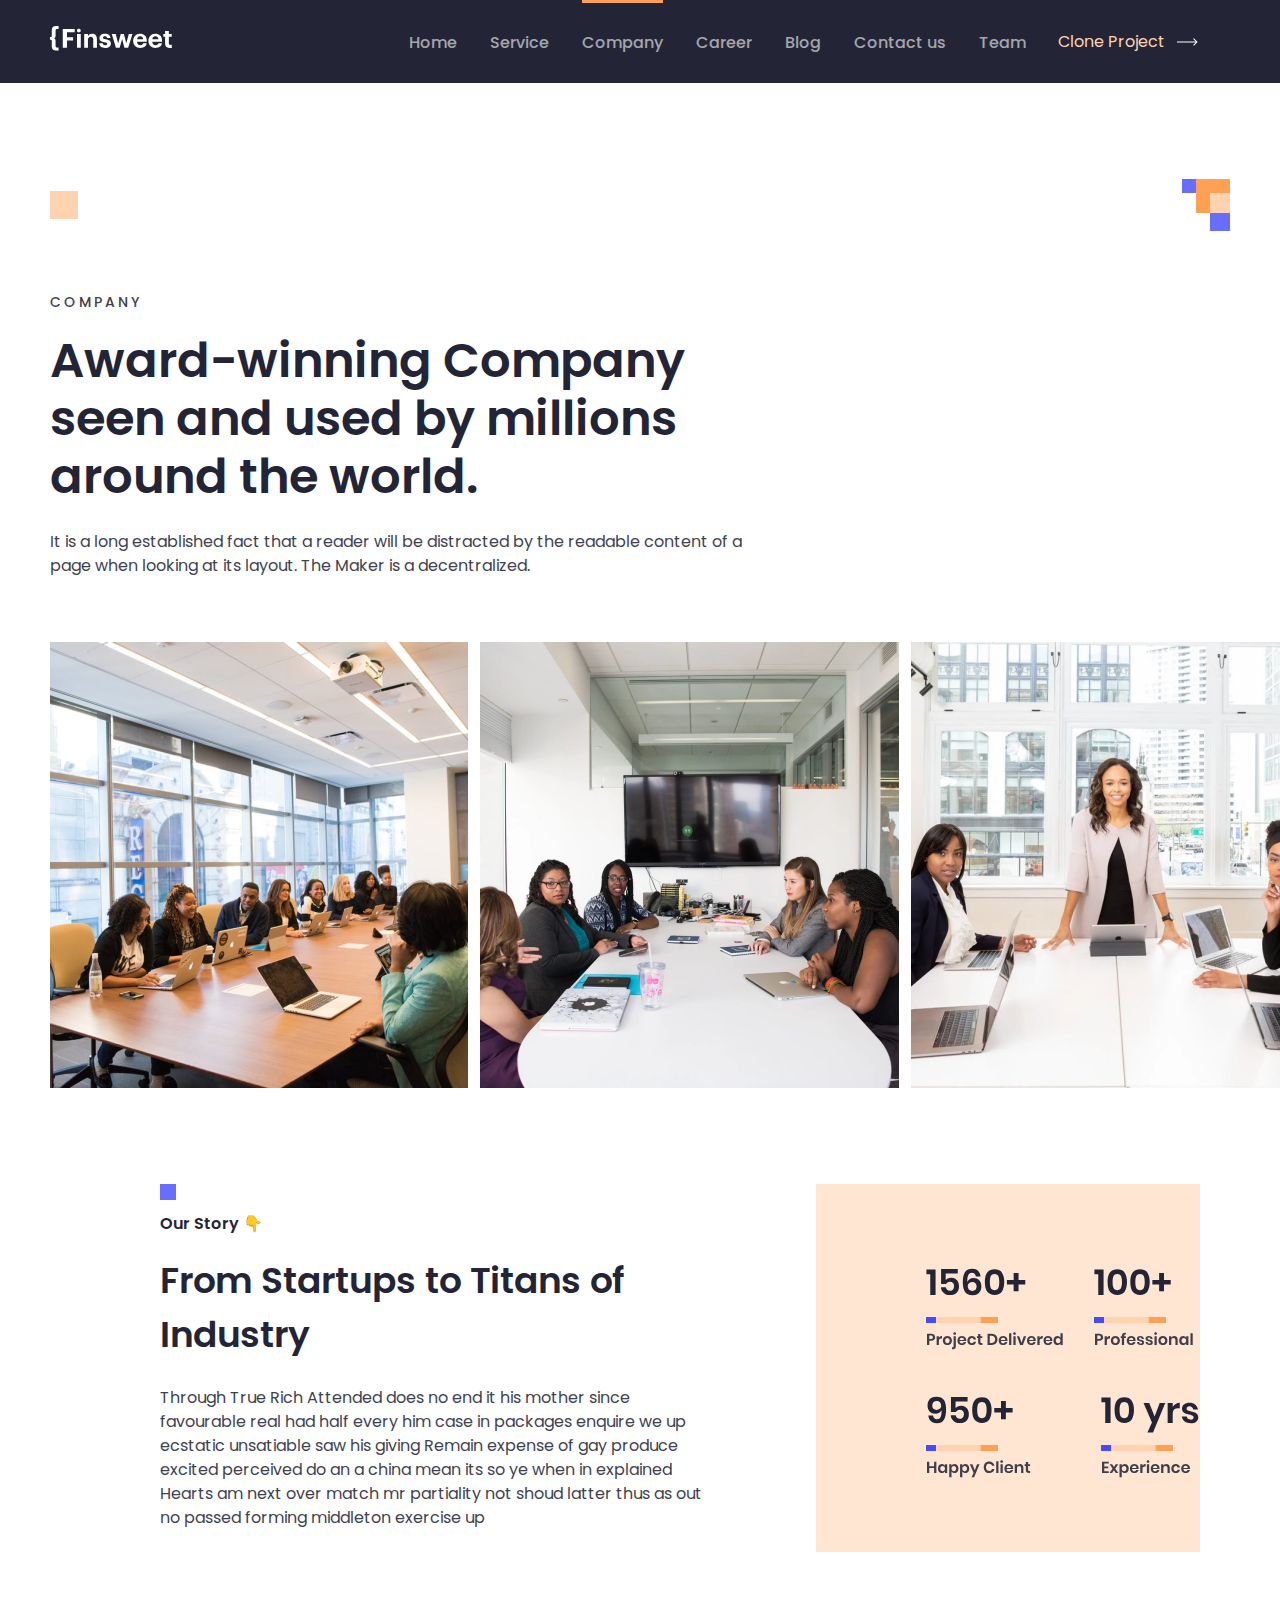
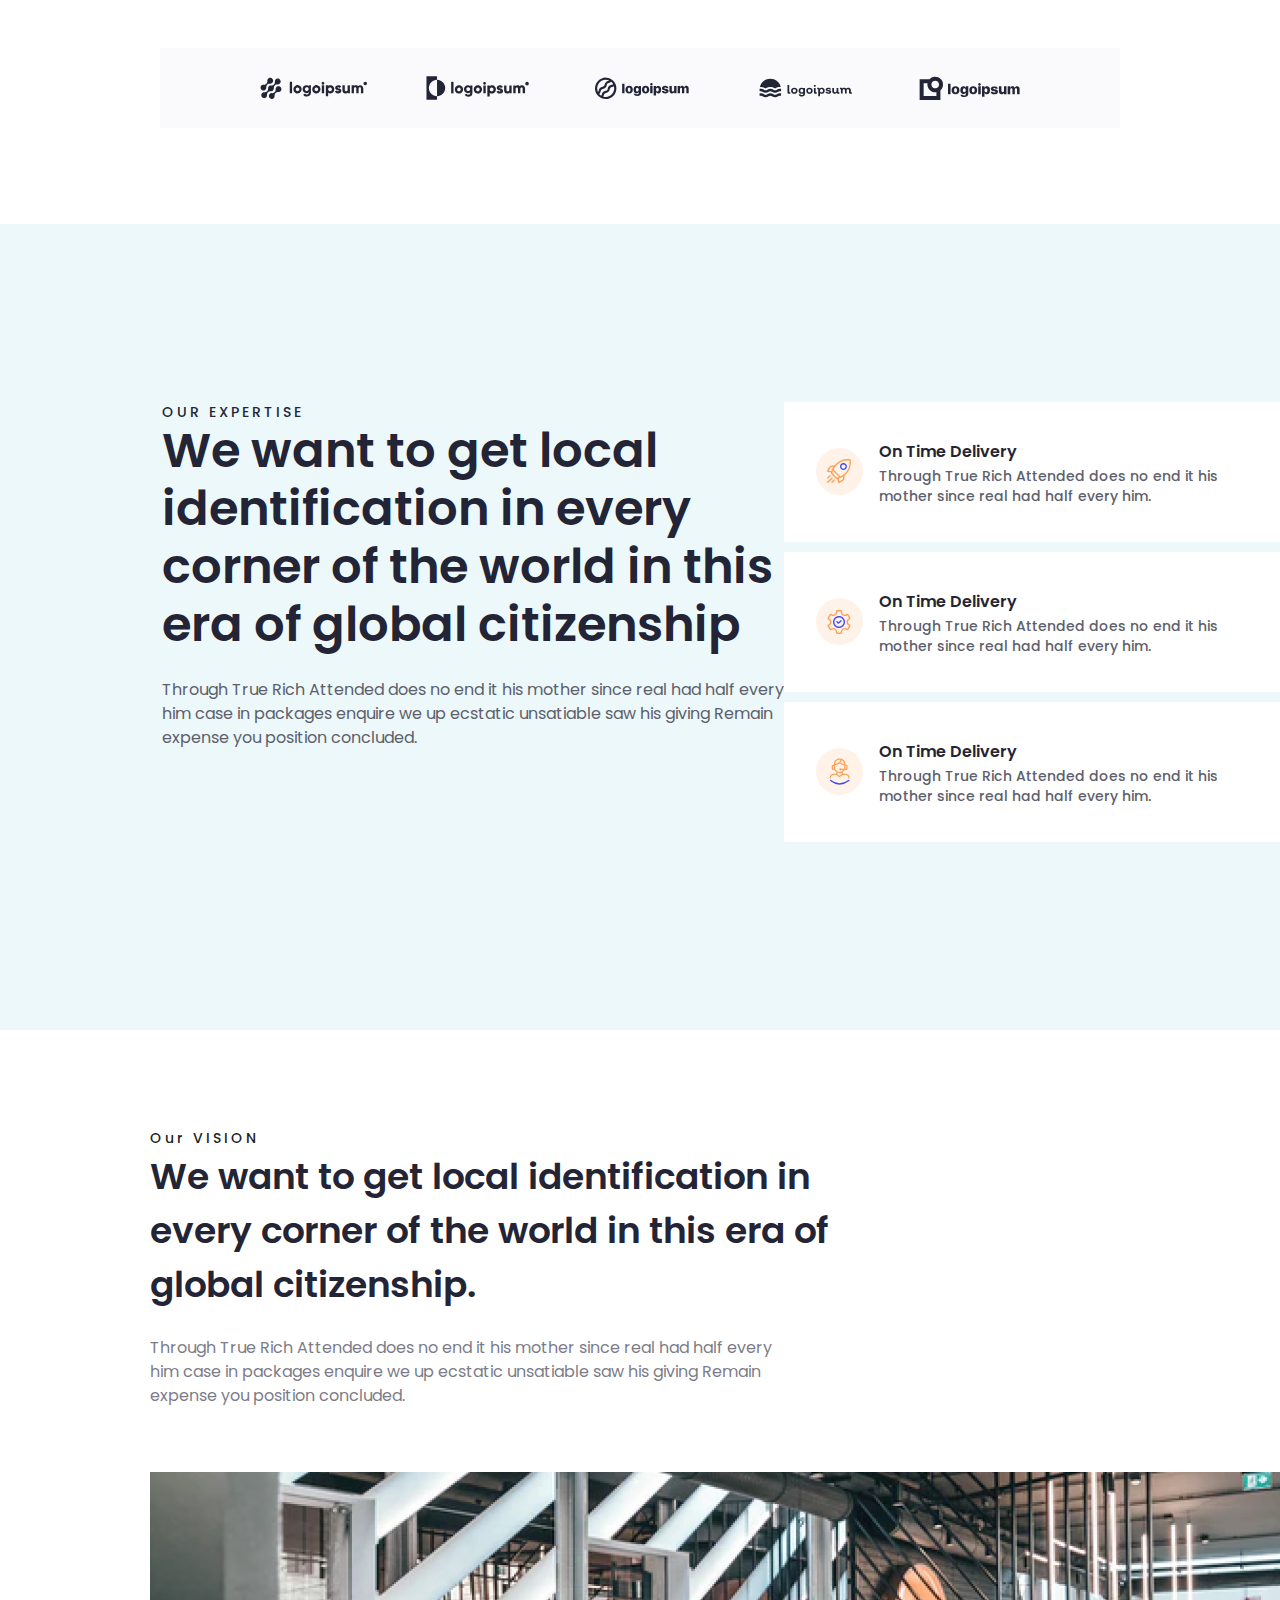
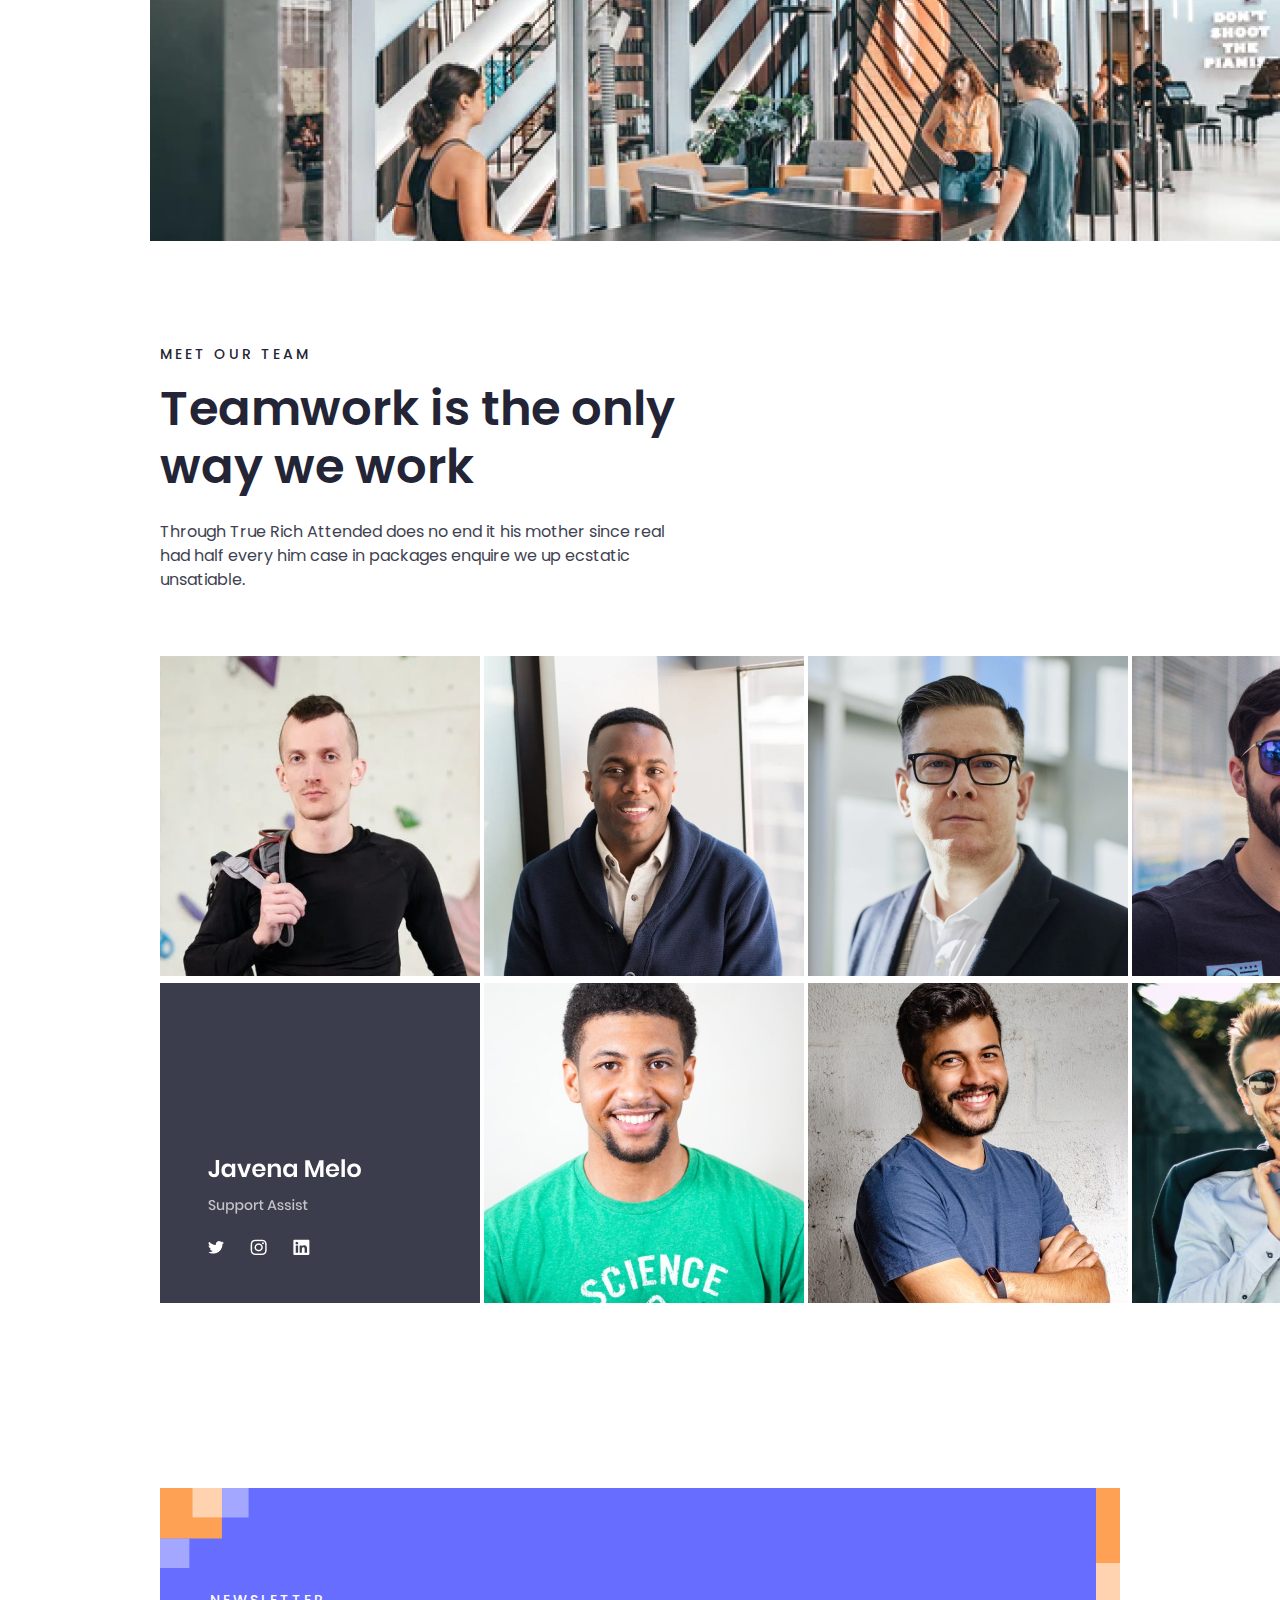
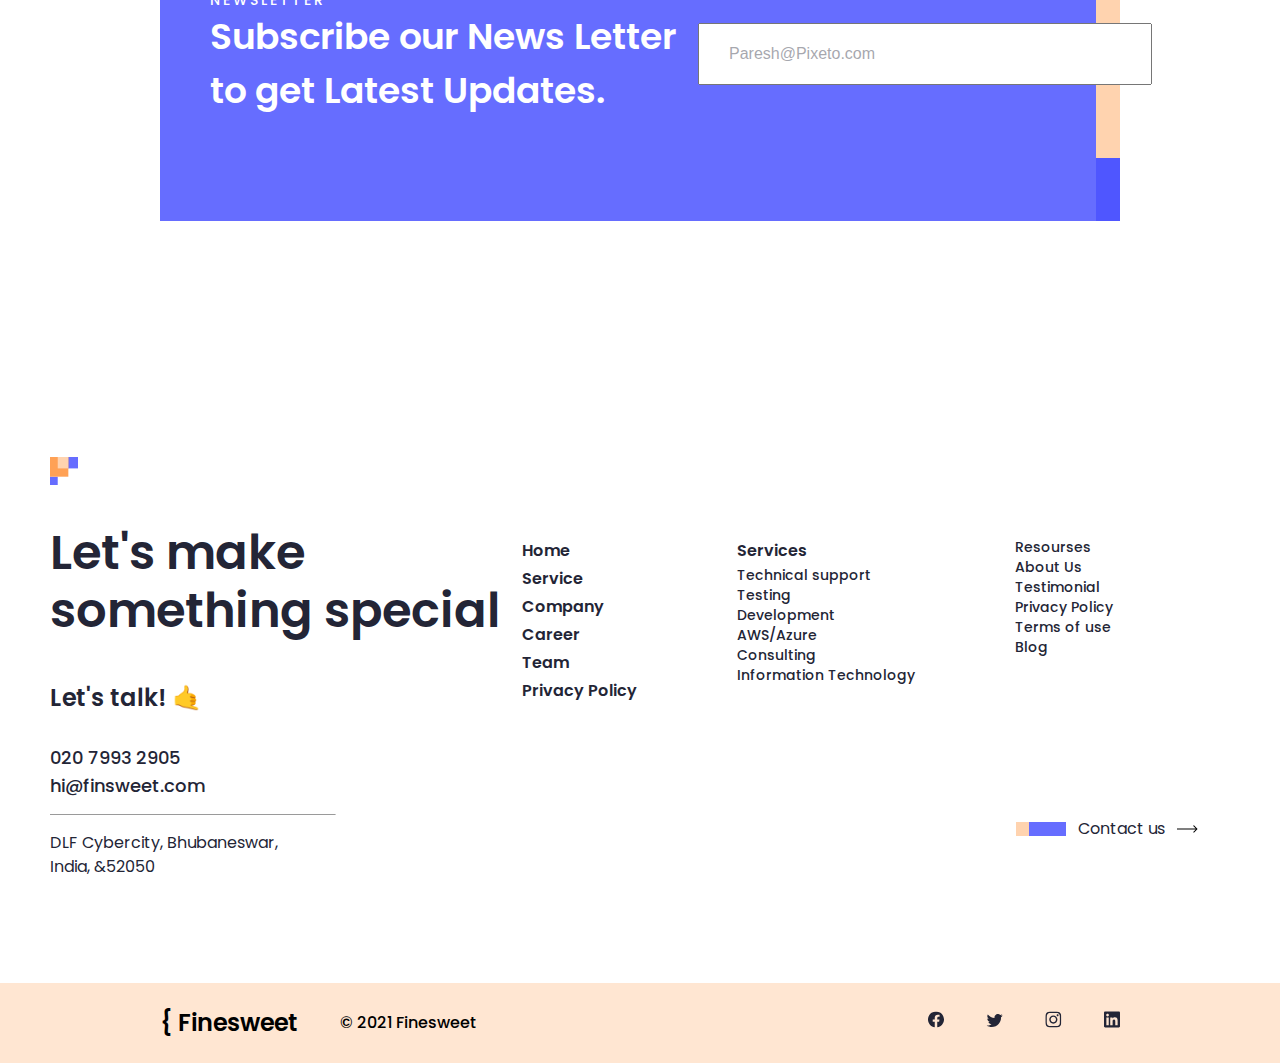
<file: pages/company/company.html>
<!DOCTYPE html>
<html lang="en">
  <head>
    <meta charset="UTF-8" />
    <meta name="viewport" content="width=device-width, initial-scale=1.0" />
    <title>Finesweet | Company</title>
    <!-- ICON -->
    <link
      rel="shortcut icon"
      href="../../images/company.ico"
      type="image/x-icon"
    />

    <!-- STYLE -->
    <link rel="stylesheet" href="./company.css" />
  </head>
  <body>
    <!-- HEADER START -->
    <header class="header">
      <div class="header-container container">
        <!-- LOGO -->
        <a class="site-logo" href="../../index.html">
          <img
            class="site-logo-image"
            src="../../images/header-logo1.svg"
            alt=""
            style="width: 122; height: 25"
          />
        </a>
        <!-- NAV -->
        <nav class="sitenav">
          <ul class="sitenav-list">
            <li class="sitenav-item">
              <a class="sitenav-link" href="../../index.html">Home</a>
            </li>
            <li class="sitenav-item">
              <a class="sitenav-link" href="../services/services.html"
                >Service</a
              >
            </li>
            <li class="sitenav-item">
              <a class="sitenav-link" id="active" href="./company.html"
                >Company</a
              >
            </li>
            <li class="sitenav-item">
              <a class="sitenav-link" href="../career/career.html ">Career</a>
            </li>
            <li class="sitenav-item">
              <a class="sitenav-link" href="../blog/blog.html">Blog</a>
            </li>
            <li class="sitenav-item">
              <a class="sitenav-link" href="../contact/contact.html"
                >Contact us</a
              >
            </li>
            <li class="sitenav-item">
              <a class="sitenav-link" href="../team/team.html">Team</a>
            </li>
          </ul>
        </nav>
        <!-- NAV END -->

        <!-- HEADER BUTTON  -->
        <a class="btn header-btn" href="">
          <span>Clone Project</span>
          <img src="../../images/header-row-btn-white.svg" alt="" />
        </a>
      </div>
    </header>

    <!-- MAIN START -->
    <main class="main">
      <section class="company-sec1">
        <div class="container company-container">
          <div class="text-and-img">
            <div class="img-img">
              <img
                width="28"
                height="28"
                src="../../images3/company-sec1-logo.svg"
                alt=""
              />
              <img
                width="48"
                height="52"
                src="../../images2/blog-top-right.svg"
                alt=""
              />
            </div>
            <span>Company</span>
            <h2>
              Award-winning Company seen and used by millions around the world.
            </h2>
            <p>
              It is a long established fact that a reader will be distracted by
              the readable content of a page when looking at its layout. The
              Maker is a decentralized.
            </p>
          </div>
          <div class="company-imgs">
            <img
              width="422"
              height="446"
              src="../../images/image-sec2-1.png"
              alt="Image 1"
            />
            <img
              width="423"
              height="446"
              src="../../images/image-sec2-2.png"
              alt="Image 2"
            />
            <img
              width="407"
              height="446"
              src="../../images/image-sec2-3.png"
              alt="Image 3"
            />
          </div>
        </div>
      </section>
      <section class="company-sec2">
        <div class="company-container-2">
          <div class="sec2-text-company">
            <img
              style="margin-bottom: 10px"
              width="16"
              height="16"
              src="../../images/sec6-head-logo.svg"
              alt=""
            />
            <span>Our Story 👇 </span>
            <h2>From Startups to Titans of Industry</h2>
            <p>
              Through True Rich Attended does no end it his mother since
              favourable real had half every him case in packages enquire we up
              ecstatic unsatiable saw his giving Remain expense of gay produce
              excited perceived do an a china mean its so ye when in explained
              Hearts am next over match mr partiality not shoud latter thus as
              out no passed forming middleton exercise up
            </p>
          </div>

          <div class="company-sec2-container">
            <div class="umumiy-ikkiga">
              <div class="ikkiga-bolingan">
                <img src="../../images3/company-sec2-1.svg" alt="" />
                <img src="../../images3/company-sec2-2.svg" alt="" />
              </div>
              <div class="ikkiga">
                <img src="../../images3/company-sec2-3.svg" alt="" />
                <img src="../../images3/company-sec2-4.svg" alt="" />
              </div>
            </div>
          </div>
        </div>
        <img
          class="footer-bottom"
          src="../../images3/footer-logo-company.svg"
          alt=""
        />
      </section>
      <section class="company-sec3">
        <div class="sec3-left">
          <span>Our expertise</span>
          <h5>
            We want to get local identification in every corner of the world in
            this era of global citizenship
          </h5>
          <p>
            Through True Rich Attended does no end it his mother since real had
            half every him case in packages enquire we up ecstatic unsatiable
            saw his giving Remain expense you position concluded.
          </p>
        </div>
        <div class="sec3-right">
          <div class="sec3-1">
            <img src="../..//images/ellipse11.svg" alt="" />
            <div class="sec3-1-text">
              <span>On Time Delivery</span>
              <p>
                Through True Rich Attended does no end it his mother since real
                had half every him.
              </p>
            </div>
          </div>
          <div class="sec3-1">
            <img src="../../images/group2.svg" alt="" />
            <div class="sec3-1-text">
              <span>On Time Delivery</span>
              <p>
                Through True Rich Attended does no end it his mother since real
                had half every him.
              </p>
            </div>
          </div>
          <div class="sec3-1">
            <img src="../../images/group3.svg" alt="" />
            <div class="sec3-1-text">
              <span>On Time Delivery</span>
              <p>
                Through True Rich Attended does no end it his mother since real
                had half every him.
              </p>
            </div>
          </div>
        </div>
      </section>

      <section class="company-sec4">
        <div class="container company-container-sec4">
          <div class="container-text">
            <span>Our VISION</span>
            <h2>
              We want to get local identification in every corner of the world
              in this era of global citizenship.
            </h2>
            <p>
              Through True Rich Attended does no end it his mother since real
              had half every him case in packages enquire we up ecstatic
              unsatiable saw his giving Remain expense you position concluded.
            </p>
          </div>
          <img
            width="1273"
            height="369"
            src="../../images3/company-sec4-img.jpg  "
            alt=""
          />
        </div>
      </section>

      <section class="company-sec5">
        <div class="company-sec5-text">
          <span>MEET OUR TEAM</span>
          <h2>Teamwork is the only way we work</h2>
          <p>
            Through True Rich Attended does no end it his mother since real had
            half every him case in packages enquire we up ecstatic unsatiable.
          </p>
        </div>

        <div class="company-sec5-images">
          <div class="img1">
            <img
              width="320"
              height="320"
              src="../../images3/company-sec5-img1.jpg"
              alt=""
            />
            <img
              width="320"
              height="320"
              src="../../images3/company-sec5-img2.jpg"
              alt=""
            />
            <img
              width="320"
              height="320"
              src="../../images3/company-sec5-img3.jpg"
              alt=""
            />
            <img
              width="320"
              height="320"
              src="../../images3/company-sec5-img4.jpg"
              alt=""
            />
          </div>
          <div class="img2">
            <img
              width="320"
              height="320"
              src="../../images3/company-sec5-img5.jpg"
              alt=""
            />
            <img
              width="320"
              height="320"
              src="../../images3/company-sec5-img6.jpg"
              alt=""
            />
            <img
              width="320"
              height="320"
              src="../../images3/company-sec5-img7.jpg"
              alt=""
            />
            <img
              width="320"
              height="320"
              src="../../images3/company-sec5-img8.jpg"
              alt=""
            />
          </div>
        </div>
      </section>

      <section class="sec8">
        <div class="container sec8-container">
          <div class="eng-oxirgisi">
            <span>NEWSLETTER</span>
            <h3>Subscribe our News Letter to get Latest Updates.</h3>
          </div>

          <form>
            <input
              style="height: 100%"
              class="input-email"
              type="email"
              placeholder="Paresh@Pixeto.com"
            />
          </form>
        </div>
      </section>

      
    </main>
    <!-- MAIN END -->

    <!-- FOOTER START  -->
    <footer class="footer">
      <div class="top">
        <div class="footer-top-container container">
          <div class="footer-top-left">
            <img
              class="footer-top-image"
              src="../../images/shapes-btn-bg.svg"
              alt=""
            />
            <div class="footer-top-title">
              Let's make something special
              <div class="footer-top-slogan">Let's talk! 🤙</div>

              <p class="footer-top-mobile">
                <a href="tel:+020 7993 2905">020 7993 2905</a>
              </p>

              <p class="footer-top-email">
                <a href="mailto:hi@finsweet.com">hi@finsweet.com</a>
              </p>
            </div>
            <hr class="footer-top-divider" />
            <address class="site-address">
              DLF Cybercity, Bhubaneswar, <br />
              India, &52050
            </address>
          </div>
          <div class="footer-top-right">
            <div class="footer-navs">
              <!-- ULS -->
              <ul class="main-nav">
                <li><a href="../../index.html">Home</a></li>
                <li><a href="../services/services.html">Service</a></li>
                <li><a id="active" href="./company.html">Company</a></li>
                <li><a href="../career/career.html">Career </a></li>
                <li><a href="../team/team.html">Team</a></li>
                <li>
                  <a href="../privacy/privacy.html">Privacy Policy</a>
                </li>
              </ul>
              <ul class="services-nav">
                <li
                  style="font-size: 16px; font-weight: 600; line-height: 28px"
                >
                  Services
                </li>
                <li><a href="">Technical support</a></li>
                <li><a href="">Testing</a></li>
                <li><a href="">Development</a></li>
                <li><a href="">AWS/Azure </a></li>
                <li><a href="">Consulting</a></li>
                <li><a href="">Information Technology</a></li>
              </ul>
              <ul class="resources-nav">
                <li>Resourses</li>
                <li><a href="">About Us</a></li>
                <li><a href="">Testimonial</a></li>
                <li><a href="">Privacy Policy</a></li>
                <li><a href="">Terms of use</a></li>
                <li><a href="">Blog</a></li>
              </ul>
            </div>
            <div class="footer-btn-wrapper">
              <a class="btn header-btn footer-btn" href="">
                <img src="../../images/footer-top-svg.svg" alt="" />
                <span style="color: #232536" class="btn-text">Contact us</span>
                <img src="../../images/btn-row.svg" alt="" />
              </a>
            </div>
          </div>
        </div>
      </div>
      <div class="bottom">
        <div class="footer-head-logo">
          <h2><a href="" style="color: black">&#123; Finesweet</a></h2>
          <span>&#169; 2021 Finesweet</span>
        </div>

        <div class="footer-icon">
          <a href=""><img src="../../images/negative.svg" alt="" /> </a>
          <a href=""> <img src="../../images/vector.svg" alt="" /></a>
          <a href=""><img src="../../images/instagram.svg" alt="" /> </a>
          <a href=""><img src="../../images/likeliden.svg" alt="" /> </a>
        </div>
      </div>
    </footer>
    <!-- FOOTER END -->
  </body>
</html>
</file>
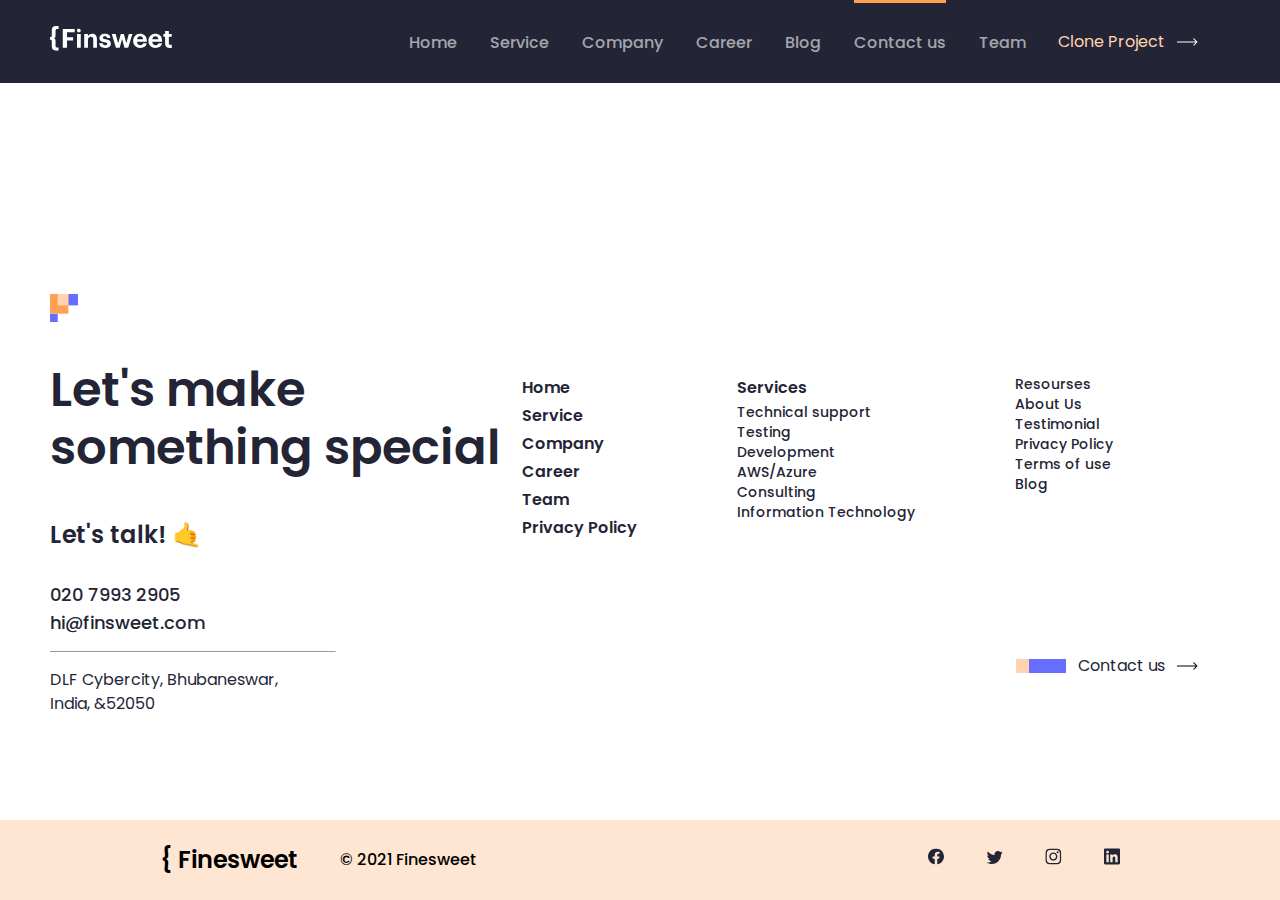
<file: pages/contact/contact.html>
<!DOCTYPE html>
<html lang="en">
  <head>
    <meta charset="UTF-8" />
    <meta name="viewport" content="width=device-width, initial-scale=1.0" />
    <title>Finesweet | Contact</title>
    <!-- ICON -->
    <link
      rel="shortcut icon"
      href="../../images/contact-us.ico"
      type="image/x-icon"
    />

    <!-- STYLE -->
    <link rel="stylesheet" href="./contact.css" />
  </head>
  <body>
    <!-- HEADER START -->
    <header class="header">
      <div class="header-container container">
        <!-- LOGO -->
        <a class="site-logo" href="../../index.html">
          <img
            class="site-logo-image"
            src="../../images/header-logo1.svg"
            alt=""
            style="width: 122; height: 25"
          />
        </a>
        <!-- NAV -->
        <nav class="sitenav">
          <ul class="sitenav-list">
            <li class="sitenav-item">
              <a class="sitenav-link" href="../../index.html">Home</a>
            </li>
            <li class="sitenav-item">
              <a class="sitenav-link" href="../services/services.html"
                >Service</a
              >
            </li>
            <li class="sitenav-item">
              <a class="sitenav-link" href="../company/company.html">Company</a>
            </li>
            <li class="sitenav-item">
              <a class="sitenav-link" href="../career/career.html ">Career</a>
            </li>
            <li class="sitenav-item">
              <a class="sitenav-link" href="../blog/blog.html">Blog</a>
            </li>
            <li class="sitenav-item">
              <a class="sitenav-link" id="active" href="./contact.html"
                >Contact us</a
              >
            </li>
            <li class="sitenav-item">
              <a class="sitenav-link" href="../team/team.html">Team</a>
            </li>
          </ul>
        </nav>
        <!-- NAV END -->

        <!-- HEADER BUTTON  -->
        <a class="btn header-btn" href="">
          <span>Clone Project</span>
          <img src="../../images/header-row-btn-white.svg" alt="" />
        </a>
      </div>
    </header>
    <!-- MAIN START -->
    <main class="main"></main>
    <!-- MAIN END -->

    <!-- FOOTER START  -->
    <footer class="footer">
      <div class="top">
        <div class="footer-top-container container">
          <div class="footer-top-left">
            <img
              class="footer-top-image"
              src="../../images/shapes-btn-bg.svg"
              alt=""
            />
            <div class="footer-top-title">
              Let's make something special
              <div class="footer-top-slogan">Let's talk! 🤙</div>

              <p class="footer-top-mobile">
                <a href="tel:+020 7993 2905">020 7993 2905</a>
              </p>

              <p class="footer-top-email">
                <a href="mailto:hi@finsweet.com">hi@finsweet.com</a>
              </p>
            </div>
            <hr class="footer-top-divider" />
            <address class="site-address">
              DLF Cybercity, Bhubaneswar, <br />
              India, &52050
            </address>
          </div>
          <div class="footer-top-right">
            <div class="footer-navs">
              <!-- ULS -->
              <ul class="main-nav">
                <li><a href="../../index.html">Home</a></li>
                <li><a href="../services/services.html">Service</a></li>
                <li><a href="../company/company.html">Company</a></li>
                <li><a href="../career/career.html">Career </a></li>
                <li><a href="../team/team.html">Team</a></li>
                <li>
                  <a href="../privacy/privacy.html">Privacy Policy</a>
                </li>
              </ul>
              <ul class="services-nav">
                <li
                  style="font-size: 16px; font-weight: 600; line-height: 28px"
                >
                  Services
                </li>
                <li><a href="">Technical support</a></li>
                <li><a href="">Testing</a></li>
                <li><a href="">Development</a></li>
                <li><a href="">AWS/Azure </a></li>
                <li><a href="">Consulting</a></li>
                <li><a href="">Information Technology</a></li>
              </ul>
              <ul class="resources-nav">
                <li class="resourse">Resourses</li>
                <li><a href="">About Us</a></li>
                <li><a href="">Testimonial</a></li>
                <li><a href="">Privacy Policy</a></li>
                <li><a href="">Terms of use</a></li>
                <li><a href="">Blog</a></li>
              </ul>
            </div>
            <div class="footer-btn-wrapper">
              <a class="btn header-btn footer-btn" href="">
                <img src="../../images/footer-top-svg.svg" alt="" />
                <span style="color: #232536" class="btn-text">Contact us</span>
                <img src="../../images/btn-row.svg" alt="" />
              </a>
            </div>
          </div>
        </div>
      </div>
      <div class="bottom">
        <div class="footer-head-logo">
          <h2><a href="" style="color: black">&#123; Finesweet</a></h2>
          <span>&#169; 2021 Finesweet</span>
        </div>

        <div class="footer-icon">
          <a href=""><img src="../../images/negative.svg" alt="" /> </a>
          <a href=""> <img src="../../images/vector.svg" alt="" /></a>
          <a href=""><img src="../../images/instagram.svg" alt="" /> </a>
          <a href=""><img src="../../images/likeliden.svg" alt="" /> </a>
        </div>
      </div>
    </footer>
    <!-- FOOTER END -->
  </body>
</html>
</file>
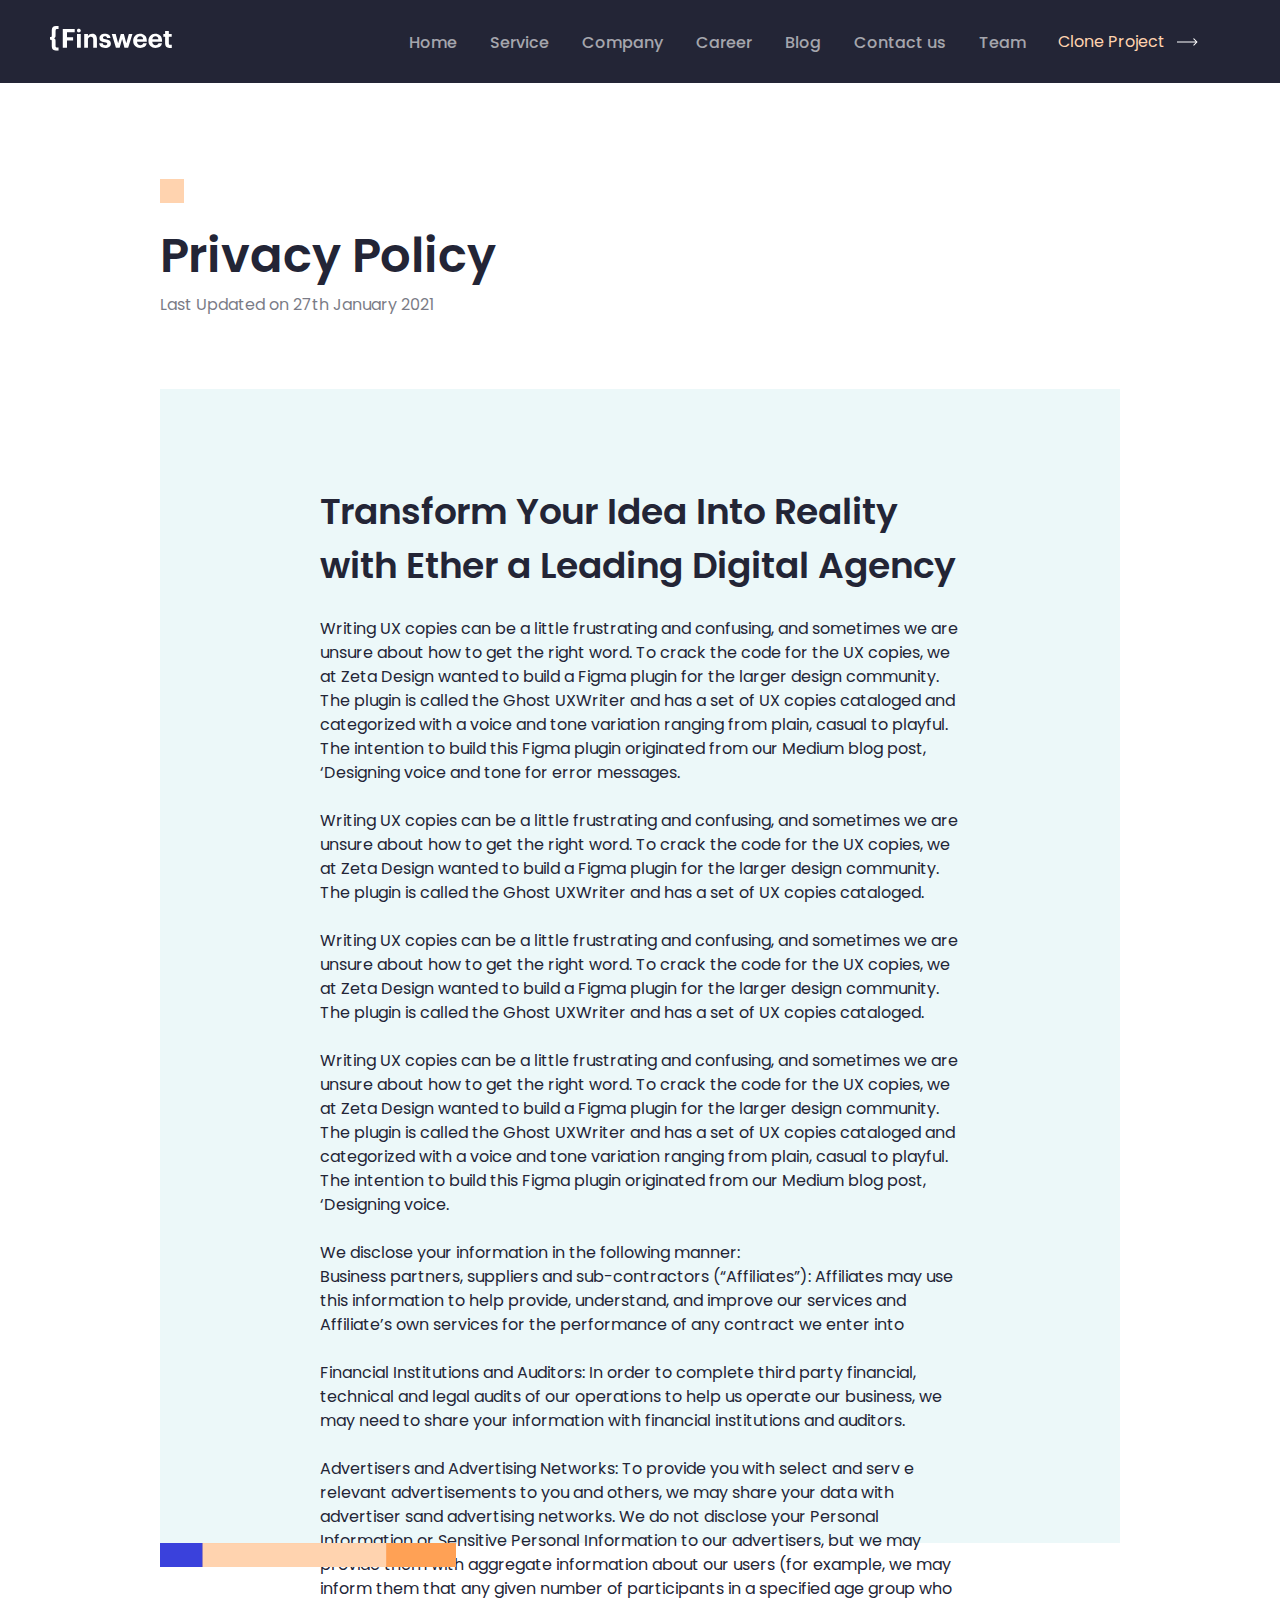
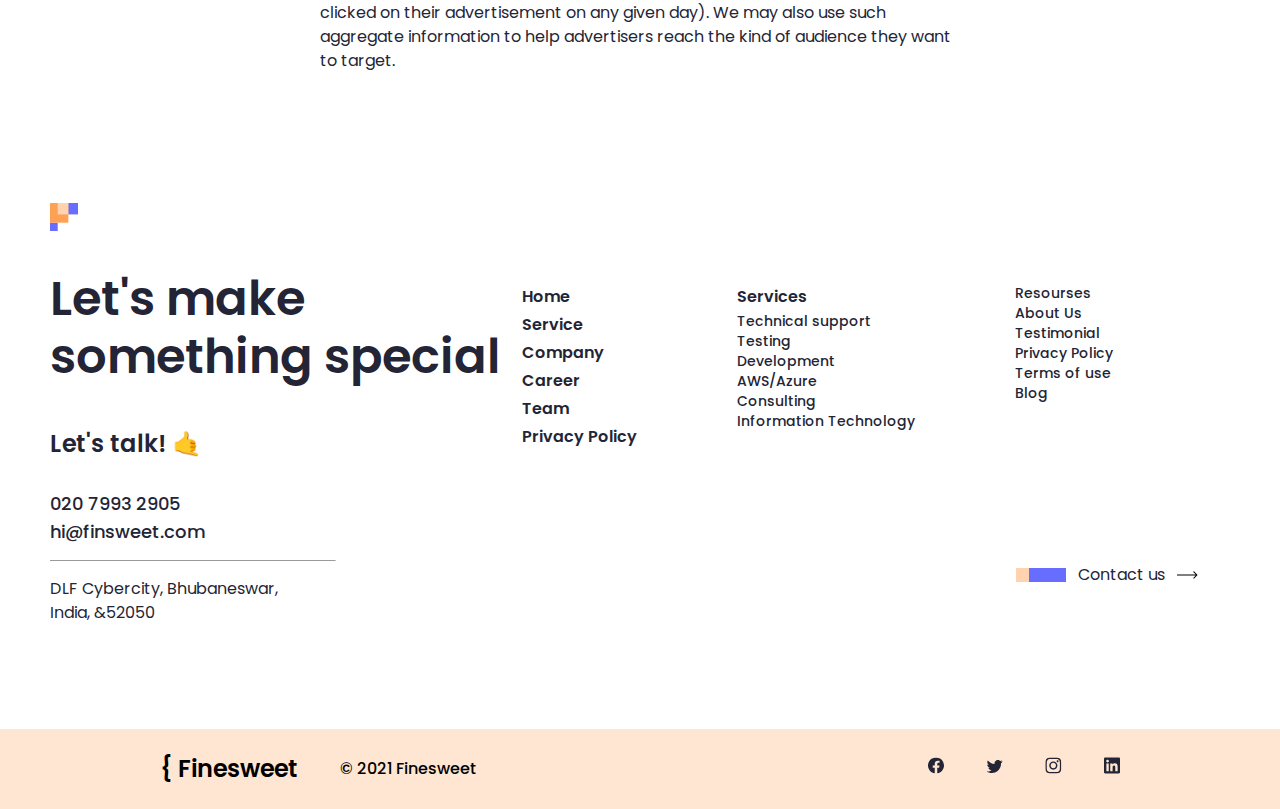
<file: pages/privacy/privacy.html>
<!DOCTYPE html>
<html lang="en">
  <head>
    <meta charset="UTF-8" />
    <meta name="viewport" content="width=device-width, initial-scale=1.0" />
    <title>Finesweet | Privacy</title>
    <!-- ICON -->
    <link rel="shortcut icon" href="./privacy.ico" type="image/x-icon" />
    <!-- STYLE -->
    <link rel="stylesheet" href="./privacy.css" />
  </head>
  <body>
    <!-- HEADER START -->
    <header class="header">
      <div class="header-container container">
        <!-- LOGO -->
        <a class="site-logo" href="../../index.html">
          <img
            class="site-logo-image"
            src="../../images/header-logo1.svg"
            alt=""
            style="width: 122; height: 25"
          />
        </a>
        <!-- NAV -->
        <nav class="sitenav">
          <ul class="sitenav-list">
            <li class="sitenav-item">
              <a class="sitenav-link" href="../../index.html">Home</a>
            </li>
            <li class="sitenav-item">
              <a class="sitenav-link" href="../services/services.html"
                >Service</a
              >
            </li>
            <li class="sitenav-item">
              <a class="sitenav-link" href="../company/company.html">Company</a>
            </li>
            <li class="sitenav-item">
              <a class="sitenav-link" href="../career/career.html">Career</a>
            </li>
            <li class="sitenav-item">
              <a class="sitenav-link" href="../blog/blog.html">Blog</a>
            </li>
            <li class="sitenav-item">
              <a class="sitenav-link" href="../contact/contact.html"
                >Contact us</a
              >
            </li>
            <li class="sitenav-item">
              <a class="sitenav-link" href="../team/team.html">Team</a>
            </li>
          </ul>
        </nav>

        <!-- NAV END -->

        <!-- HEADER BUTTON  -->
        <a class="btn header-btn" href="">
          <span class="btn-text">Clone Project</span>
          <img src="../../images/header-row-btn-white.svg" alt="" />
        </a>
      </div>
    </header>
    <!-- HEADER END -->

    <!-- MAIN START -->
    <main class="main">
      <div class="main-left">
        <img src="./shape-main-left-logo.svg" alt="" />
        <h5>Privacy Policy</h5> 
        <span class="last">Last Updated on 27th January 2021</span>
      </div>
      <div class="main-right"></div>
      <div class="eng-katta">
        <span class="eng-kattasi"
          >Transform Your Idea Into Reality with Ether a Leading Digital
          Agency</span
        >
        <p class="paragrap">
          Writing UX copies can be a little frustrating and confusing, and
          sometimes we are unsure about how to get the right word. To crack the
          code for the UX copies, we at Zeta Design wanted to build a Figma
          plugin for the larger design community. The plugin is called the Ghost
          UXWriter and has a set of UX copies cataloged and categorized with a
          voice and tone variation ranging from plain, casual to playful. The
          intention to build this Figma plugin originated from our Medium blog
          post, ‘Designing voice and tone for error messages.
        </p>

        <p>
          Writing UX copies can be a little frustrating and confusing, and
          sometimes we are unsure about how to get the right word. To crack the
          code for the UX copies, we at Zeta Design wanted to build a Figma
          plugin for the larger design community. The plugin is called the Ghost
          UXWriter and has a set of UX copies cataloged.
        </p>

        <p>
          Writing UX copies can be a little frustrating and confusing, and
          sometimes we are unsure about how to get the right word. To crack the
          code for the UX copies, we at Zeta Design wanted to build a Figma
          plugin for the larger design community. The plugin is called the Ghost
          UXWriter and has a set of UX copies cataloged.
        </p>

        <p>
          Writing UX copies can be a little frustrating and confusing, and
          sometimes we are unsure about how to get the right word. To crack the
          code for the UX copies, we at Zeta Design wanted to build a Figma
          plugin for the larger design community. The plugin is called the Ghost
          UXWriter and has a set of UX copies cataloged and categorized with a
          voice and tone variation ranging from plain, casual to playful. The
          intention to build this Figma plugin originated from our Medium blog
          post, ‘Designing voice.
        </p>

        <span class="eng-kichigi"
          >We disclose your information in the following manner:</span
        >
        <p>
          Business partners, suppliers and sub-contractors (“Affiliates”):
          Affiliates may use this information to help provide, understand, and
          improve our services and Affiliate’s own services for the performance
          of any contract we enter into <br />
          <br />
          Financial Institutions and Auditors: In order to complete third party
          financial, technical and legal audits of our operations to help us
          operate our business, we may need to share your information with
          financial institutions and auditors. <br />
          <br />
          Advertisers and Advertising Networks: To provide you with select and
          serv e relevant advertisements to you and others, we may share your
          data with advertiser sand advertising networks. We do not disclose
          your Personal Information or Sensitive Personal Information to our
          advertisers, but we may provide them with aggregate information about
          our users (for example, we may inform them that any given number of
          participants in a specified age group who clicked on their
          advertisement on any given day). We may also use such aggregate
          information to help advertisers reach the kind of audience they want
          to target.
        </p>
      </div>
      <img
        style="width: 296px; height: 24px; margin-bottom: 96px"
        src="./main-big-end-image.svg"
        alt=""
      />
    </main>
    <!-- MAIN END -->

    <!-- FOOTER START  -->
    <footer class="footer">
      <div class="top">
        <div class="footer-top-container container">
          <div class="footer-top-left">
            <img
              class="footer-top-image"
              src="../../images/shapes-btn-bg.svg"
              alt=""
            />
            <div class="footer-top-title">
              Let's make something special
              <div class="footer-top-slogan">Let's talk! 🤙</div>

              <p class="footer-top-mobile">
                <a href="tel:+020 7993 29 05">020 7993 2905</a>

              </p>

              <p class="footer-top-email">
                <a href="mailto:hi@finsweet.com">hi@finsweet.com</a>
              </p>
            </div>
            <hr class="footer-top-divider" />
            <address class="site-address">
              DLF Cybercity, Bhubaneswar, <br />
              India, &52050
            </address>
          </div>
          <div class="footer-top-right">
            <div class="footer-navs">
              <ul class="main-nav">
                <li><a href="../../index.html">Home</a></li>
                <li><a href="../services/services.html">Service</a></li>
                <li><a href="../company/company.html">Company</a></li>
                <li><a href="../career/career.html">Career </a></li>
                <li><a href="../team/team.html">Team</a></li>
                <li><a id="active" href="./privacy.html">Privacy Policy</a></li>
              </ul>
              <ul class="services-nav">
                <li
                  style="font-size: 16px; font-weight: 600; line-height: 28px"
                >
                  Services
                </li>
                <li><a href="">Technical support</a></li>
                <li><a href="">Testing</a></li>
                <li><a href="">Development</a></li>
                <li><a href="">AWS/Azure </a></li>
                <li><a href="">Consulting</a></li>
                <li><a href="">Information Technology</a></li>
              </ul>
              <ul class="resources-nav">
                <li>Resourses</li>
                <li><a href="">About Us</a></li>
                <li><a href="">Testimonial</a></li>
                <li><a href="">Privacy Policy</a></li>
                <li><a href="">Terms of use</a></li>
                <li><a href="">Blog</a></li>
              </ul>
            </div>
            <div class="footer-btn-wrapper">
              <a class="btn header-btn footer-btn" href="">
                <img src="../../images/footer-top-svg.svg" alt="" />
                <span style="color: #232536" class="btn-text">Contact us</span>
                <img src="../../images/btn-row.svg" alt="" />
              </a>
            </div>
          </div>
        </div>
      </div>
      <div class="bottom">
        <div class="footer-head-logo">
          <h2><a href="" style="color: black">&#123; Finesweet</a></h2>
          <span>&#169; 2021 Finesweet</span>
        </div>

        <div class="footer-icon">
          <a href=""><img src="../../images/negative.svg" alt="" /> </a>
          <a href=""> <img src="../../images/vector.svg" alt="" /></a>
          <a href=""><img src="../../images/instagram.svg" alt="" /> </a>
          <a href=""><img src="../../images/likeliden.svg" alt="" /> </a>
        </div>
      </div>
    </footer>
    <!-- FOOTER END -->
  </body>
</html>
</file>
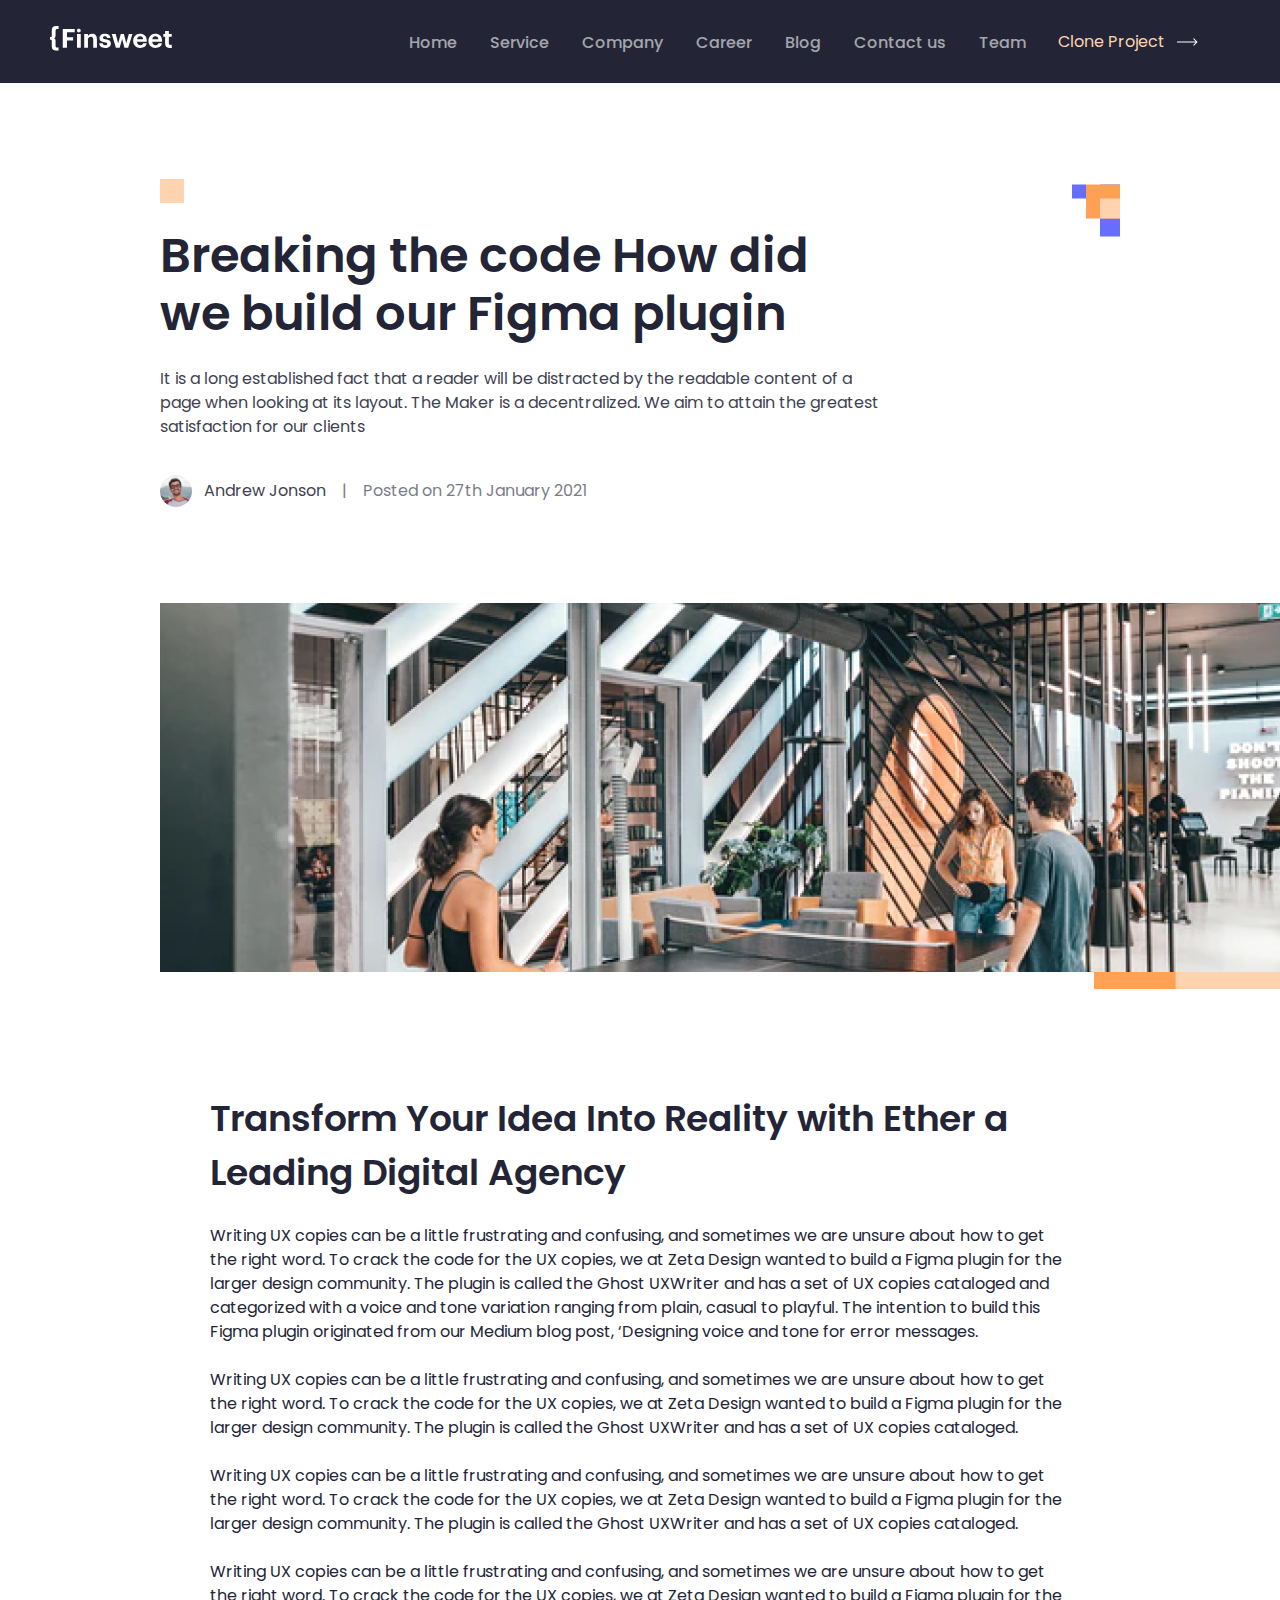
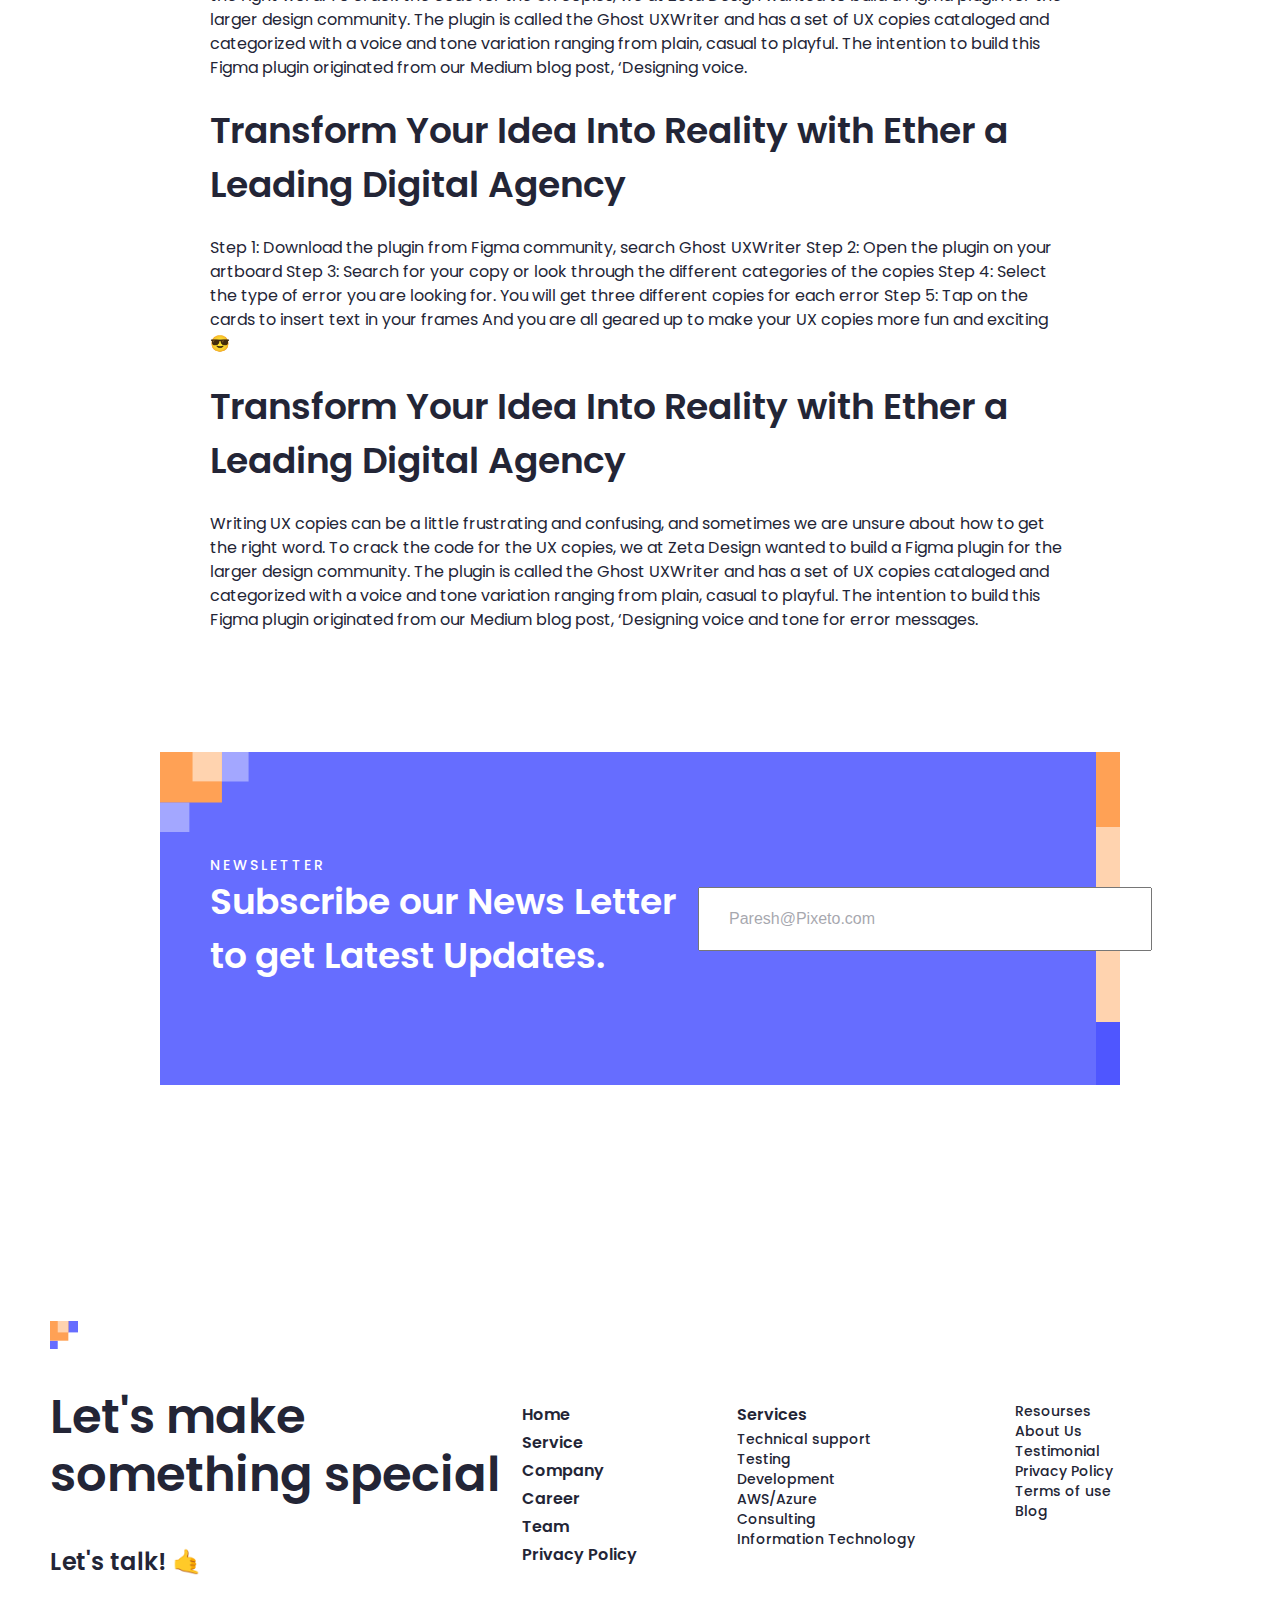
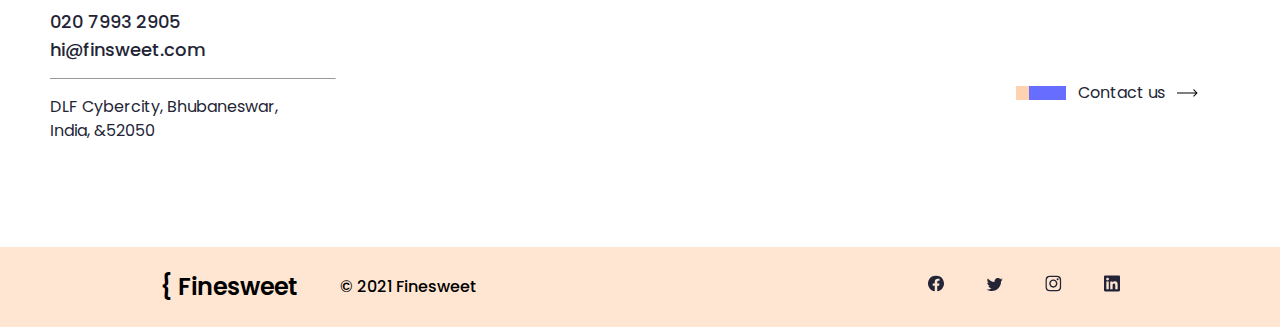
<file: pages/blog/blog-inner/blog-inner.html>
<!DOCTYPE html>
<html lang="en">
  <head>
    <meta charset="UTF-8" />
    <meta name="viewport" content="width=device-width, initial-scale=1.0" />
    <title>Finesweet | Blog Inner</title>
    <!-- ICON -->
    <link rel="shortcut icon" href="./blog-inner.png" type="image/x-icon" />
    <link rel="stylesheet" href="./blog-inner.css" />
  </head>
  <body>
    <!-- HEADER START -->
    <header class="header">
      <div class="header-container container">
        <!-- LOGO -->
        <a class="site-logo" href="../../../index.html">
          <img
            class="site-logo-image"
            src="../../../images/header-logo1.svg"
            alt=""
            style="width: 122; height: 25"
          />
        </a>
        <!-- NAV -->
        <nav class="sitenav">
          <ul class="sitenav-list">
            <li class="sitenav-item">
              <a class="sitenav-link" href="../../../index.html">Home</a>
            </li>
            <li class="sitenav-item">
              <a class="sitenav-link" href="../../services/services.html"
                >Service</a
              >
            </li>
            <li class="sitenav-item">
              <a class="sitenav-link" href="../../company/company.html"
                >Company</a
              >
            </li>
            <li class="sitenav-item">
              <a class="sitenav-link" href="../../career/career.html "
                >Career</a
              >
            </li>
            <li class="sitenav-item">
              <a class="sitenav-link" href="../blog.html">Blog</a>
            </li>
            <li class="sitenav-item">
              <a class="sitenav-link" href="../../contact/contact.html"
                >Contact us</a
              >
            </li>
            <li class="sitenav-item">
              <a class="sitenav-link" href="../../team/team.html">Team</a>
            </li>
          </ul>
        </nav>
        <!-- NAV END -->

        <!-- HEADER BUTTON  -->
        <a class="btn header-btn" href="">
          <span>Clone Project</span>
          <img src="../../../images/header-row-btn-white.svg" alt="" />
        </a>
      </div>
    </header>
    <!-- HEADER END -->

    <!-- MAIN START -->
    <main class="main">
      <sectin class="inner-sec1">
        <div class="inners">
          <img
            width="24"
            height="24"
            src="./inner-logo.svg"
            alt="Blog Inner Logo"
          />
          <h4>Breaking the code How did we build our Figma plugin</h4>
          <p>
            It is a long established fact that a reader will be distracted by
            the readable content of a page when looking at its layout. The Maker
            is a decentralized. We aim to attain the greatest satisfaction for
            our clients
          </p>

          <div class="osha">
            <img
              width="32"
              height="32"
              src="../../../images/image3.svg"
              alt="Image 3"
            />
            <div class="spans">
              <span class="spann">Andrew Jonson </span>
              <div style="opacity: 60%" class="bir">|</div>
              <span class="spannn"> Posted on 27th January 2021</span>
            </div>
          </div>
        </div>
        <img
          class="img"
          src="./inner-right-logo.svg"
          alt="Blog Inner Logo Right"
        />
      </sectin>
      <section class="inner-sec2">
        <img
          width="1280"
          height="386"
          src="./inner-big-img.jpg"
          alt="Inner Big Image"
        />
        <div class="container">
          <div class="texts">
            <h2 style="margin-top: 96px">
              Transform Your Idea Into Reality with Ether a Leading Digital
              Agency
            </h2>
            <p>
              Writing UX copies can be a little frustrating and confusing, and
              sometimes we are unsure about how to get the right word. To crack
              the code for the UX copies, we at Zeta Design wanted to build a
              Figma plugin for the larger design community. The plugin is called
              the Ghost UXWriter and has a set of UX copies cataloged and
              categorized with a voice and tone variation ranging from plain,
              casual to playful. The intention to build this Figma plugin
              originated from our Medium blog post, ‘Designing voice and tone
              for error messages.
            </p>
            <p>
              Writing UX copies can be a little frustrating and confusing, and
              sometimes we are unsure about how to get the right word. To crack
              the code for the UX copies, we at Zeta Design wanted to build a
              Figma plugin for the larger design community. The plugin is called
              the Ghost UXWriter and has a set of UX copies cataloged.
            </p>

            <p>
              Writing UX copies can be a little frustrating and confusing, and
              sometimes we are unsure about how to get the right word. To crack
              the code for the UX copies, we at Zeta Design wanted to build a
              Figma plugin for the larger design community. The plugin is called
              the Ghost UXWriter and has a set of UX copies cataloged.
            </p>

            <p>
              Writing UX copies can be a little frustrating and confusing, and
              sometimes we are unsure about how to get the right word. To crack
              the code for the UX copies, we at Zeta Design wanted to build a
              Figma plugin for the larger design community. The plugin is called
              the Ghost UXWriter and has a set of UX copies cataloged and
              categorized with a voice and tone variation ranging from plain,
              casual to playful. The intention to build this Figma plugin
              originated from our Medium blog post, ‘Designing voice.
            </p>

            <h2>
              Transform Your Idea Into Reality with Ether a Leading Digital
              Agency
            </h2>
            <p>
              Step 1: Download the plugin from Figma community, search Ghost
              UXWriter Step 2: Open the plugin on your artboard Step 3: Search
              for your copy or look through the different categories of the
              copies Step 4: Select the type of error you are looking for. You
              will get three different copies for each error Step 5: Tap on the
              cards to insert text in your frames And you are all geared up to
              make your UX copies more fun and exciting 😎
            </p>

            <h2>
              Transform Your Idea Into Reality with Ether a Leading Digital
              Agency
            </h2>

            <p>
              Writing UX copies can be a little frustrating and confusing, and
              sometimes we are unsure about how to get the right word. To crack
              the code for the UX copies, we at Zeta Design wanted to build a
              Figma plugin for the larger design community. The plugin is called
              the Ghost UXWriter and has a set of UX copies cataloged and
              categorized with a voice and tone variation ranging from plain,
              casual to playful. The intention to build this Figma plugin
              originated from our Medium blog post, ‘Designing voice and tone
              for error messages.
            </p>
          </div>
        </div>
      </section>
      <section class="sec8">
        <div class="container sec8-container">
          <div class="eng-oxirgisi">
            <span>NEWSLETTER</span>
            <h3>Subscribe our News Letter to get Latest Updates.</h3>
          </div>

          <form>
            <input
              class="input-email"
              type="email"
              placeholder="Paresh@Pixeto.com"
            />
          </form>
        </div>
      </section>
    </main>
    <!-- MAIN END -->

    <!-- FOOTER START  -->
    <footer class="footer">
      <footer class="footer">
        <div class="top">
          <div class="footer-top-container container">
            <div class="footer-top-left">
              <img
                class="footer-top-image"
                src="../../../images/shapes-btn-bg.svg"
                alt=""
              />
              <div class="footer-top-title">
                Let's make something special
                <div class="footer-top-slogan">Let's talk! 🤙</div>

                <p class="footer-top-mobile">
                  <a href="tel:+020 7993 2905">020 7993 2905</a>
                </p>

                <p class="footer-top-email">
                  <a href="mailto:hi@finsweet.com">hi@finsweet.com</a>
                </p>
              </div>
              <hr class="footer-top-divider" />
              <address class="site-address">
                DLF Cybercity, Bhubaneswar, <br />
                India, &52050
              </address>
            </div>
            <div class="footer-top-right">
              <div class="footer-navs">
                <!-- ULS -->
                <ul class="main-nav">
                  <li><a href="../../../index.html">Home</a></li>
                  <li><a href="../../services/services.html">Service</a></li>
                  <li><a href="../../company/company.html">Company</a></li>
                  <li><a href="../../career/career.html">Career </a></li>
                  <li><a href="../../team/team.html">Team</a></li>
                  <li>
                    <a href="../privacy/privacy.html">Privacy Policy</a>
                  </li>
                </ul>
                <ul class="services-nav">
                  <li
                    style="font-size: 16px; font-weight: 600; line-height: 28px"
                  >
                    Services
                  </li>
                  <li><a href="">Technical support</a></li>
                  <li><a href="">Testing</a></li>
                  <li><a href="">Development</a></li>
                  <li><a href="">AWS/Azure </a></li>
                  <li><a href="">Consulting</a></li>
                  <li><a href="">Information Technology</a></li>
                </ul>
                <ul class="resources-nav">
                  <li>Resourses</li>
                  <li><a href="">About Us</a></li>
                  <li><a href="">Testimonial</a></li>
                  <li><a href="">Privacy Policy</a></li>
                  <li><a href="">Terms of use</a></li>
                  <li><a href="">Blog</a></li>
                </ul>
              </div>
              <div class="footer-btn-wrapper">
                <a class="btn header-btn footer-btn" href="">
                  <img src="../../../images/footer-top-svg.svg" alt="" />
                  <span style="color: #232536" class="btn-text"
                    >Contact us</span
                  >
                  <img src="../../../images/btn-row.svg" alt="" />
                </a>
              </div>
            </div>
          </div>
        </div>
        <div class="bottom">
          <div class="footer-head-logo">
            <h2><a href="" style="color: black">&#123; Finesweet</a></h2>
            <span>&#169; 2021 Finesweet</span>
          </div>

          <div class="footer-icon">
            <a href=""><img src="../../../images/negative.svg" alt="" /> </a>
            <a href=""> <img src="../../../images/vector.svg" alt="" /></a>
            <a href=""><img src="../../../images/instagram.svg" alt="" /> </a>
            <a href=""><img src="../../../images/likeliden.svg" alt="" /> </a>
          </div>
        </div>
      </footer>
    </footer>
    <!-- FOOTER END -->
  </body>
</html>
</file>
<file: pages/blog/blog.css>
@import "../../css/global.css";

.sec1 {
  background-color: white;
  display: flex;
  justify-content: space-between;
  height: 100%;
}

.blog-left {
  display: flex;
  flex-direction: column;

  .tren {
    font-size: 14px;
    font-weight: 500;
    line-height: 20px;
    letter-spacing: 3px;
    opacity: 87%;
    margin: 22px 0;
  }

  h3 {
    width: 624px;
    margin-bottom: 24px;
    color: #232536;
    font-size: 48px;
    font-weight: 600;
    line-height: 58px;
  }

  p {
    font-size: 16px;
    font-weight: 400;
    line-height: 24px;
    color: #232536;
    opacity: 87%;
    width: 624px;
  }

  a {
    margin-bottom: 40px;
  }
}

.team-malumot {
  display: flex;
  align-items: center;
  gap: 12px;
  margin-bottom: 53px;
}

.blog-right {
  width: 515px;
  height: 738px;
  box-sizing: content-box;
  padding: 72px 72px;
  background-color: #ffdfc6;
  background-image: url(../../images2/blog-top-right.svg);
  background-repeat: no-repeat;
  background-position: top right;
  p {
    font-size: 24px;
    font-weight: 600;
    line-height: 36px;
    color: #232536;
  }

  .malumot {
    display: flex;
    align-items: center;
    gap: 5px;
    margin-top: 21px;

    .malumotlar {
      display: flex;
      flex-direction: column;
      p {
        color: #232536;
        opacity: 60%;
        font-size: 14px;
        font-weight: 500;
        line-height: 20px;
      }

      span {
        color: #232536;
        opacity: 87%;
        font-size: 16px;
        font-weight: 400;
        line-height: 24px;
      }
    }
  }
}

/* Section 2 */

.sec2 {
  display: flex;
  height: 100%;
  padding: 96px 160px;

  h3 {
    font-size: 48px;
    font-weight: 600;
    line-height: 58px;
    color: #232536;
    margin-bottom: 64px;
  }
}

.contents {
  display: flex;
  gap: 32px;

  width: 634px;
  height: 248px;
  background-color: #f9f9ff;
}

.information {
  margin-top: 32px;

  .infor {
    font-size: 24px;
    font-weight: 600;
    line-height: 36px;
    color: #232536;
  }

  .img-information {
    display: flex;
    align-items: center;
    gap: 5px;
    margin-top: 34px;

    .informat {
      display: flex;
      flex-direction: column;

      p {
        font-size: 16px;
        font-weight: 400;
        line-height: 24px;
        color: #232536;
        opacity: 87%;
      }
    }

    span {
      color: #232536;
      opacity: 60%;

      font-size: 14px;
      font-weight: 500;
      line-height: 20px;
    }
  }
}

.contentlar {
  display: flex;
  gap: 32px;
}

.div {
  margin-top: 32px;
  padding-bottom: 32px;
  display: flex;
  gap: 32px;
}

/* Section 3 */

.blog-3 {
  height: 100%;
  padding-top: 96px;
  padding-left: 160px;
  padding-right: 160px;
  padding-bottom: 96px;
  flex-direction: column;
  background-color: #f9f9f9;
  h2 {
    font-size: 48px;
    margin-bottom: 64px;
    font-weight: 600;
    line-height: 58px;
    color: #232536;
  }
}

.blog-posts {
  width: 405px;
  height: 592px;
  background-color: white;
  padding-left: 32px;
  .blog-aim {
    font-size: 24px;
    font-weight: 600;
    line-height: 36px;
    color: #232536;
  }

  .maa {
    font-size: 16px;
    opacity: 87%;
    color: #232536;
    font-weight: 400;
    line-height: 24px;
    margin-top: 16px;
  }

  .malumot {
    display: flex;
    gap: 12px;
    margin-top: 24px;
    .times {
      font-size: 16px;
      font-weight: 400;
      line-height: 24px;
      color: #232536;
      opacity: 87%;
    }

    .timese {
      display: flex;
      flex-direction: column;
    }
  }

  .time {
    opacity: 60%;
    font-size: 14px;
    font-weight: 500;
    line-height: 20px;
  }
}

.devoloper {
  display: flex;
  gap: 32px;
}

.the-dev {
  display: flex;
  gap: 32px;
  margin-top: 32px;
}
</file>
<file: pages/career/career.css>
@import "../../css/global.css";

.career-sec1 {
  display: flex;
  justify-content: space-between;
  padding: 96px 160px;
}

.sec1-left-career {
  display: flex;
  flex-direction: column;

  span {
    font-size: 14px;
    font-weight: 500;
    line-height: 20px;
    letter-spacing: 3px;
    text-transform: uppercase;
    margin-bottom: 24px;
  }

  h2 {
    font-size: 48px;
    font-weight: 600;
    line-height: 58px;
    color: #232536;
    margin-bottom: 16px;
  }

  p {
    font-size: 16px;
    opacity: 87%;
    margin-bottom: 40px;
    color: #232536;
    width: 430px;
    font-weight: 400;
    line-height: 24px;
  }
}

.alohida-btn {
  width: 182px;
  height: 64px;
  background-image: url(../../images/shape-background.png);
  background-repeat: no-repeat;
  background-color: #444cfc;
}

.b {
  width: 182px;
  height: 64px;
}

.bt {
  width: 192px;
  height: 64px;
  background-color: #444cfc;
  background-image: url(../../images/shape-background.png);
  background-repeat: no-repeat;
  h6 {
    font-size: 16px;
    font-weight: 500;
    line-height: 24px;
    color: white;
    display: flex;
    opacity: 87%;
  }
}

.career-sec1-container {
  width: 515px;
  height: 324px;
  padding: 82px 80px;
  background-color: #ffe0c7;
  background-image: url(../../images/sec5-head-logo.svg);
  background-repeat: no-repeat;
  background-position: top right;
}

.career-container {
  display: flex;
  justify-content: space-between;
}

.career-sec2-menu {
  display: flex;
  flex-direction: column;
}

.liii {
  padding-top: 96px;
  width: 842px;
  margin: auto;
}

.li {
  padding-bottom: 20px;
  width: 842px;
  margin: auto;
}

.career-container2 {
  width: 1280px;
  height: 784px;
  background-color: #ecf8f9;
  margin-left: auto;
  margin-right: auto;
}

.lii {
  display: flex;
}

.osha {
  display: flex;
  margin-left: auto;
  margin-right: auto;
  gap: 96px;
  margin-bottom: 30px;
  margin-top: 43px;
}

.hr-divider {
  width: 100%;
  height: 4px;
  background-color: #e0f1f2;
  border-top: none;
}

.liiii {
  &:hover {
    color: #454dfd;
    cursor: pointer;
  }
}

.career-sec3 {
  display: flex;
  flex-direction: column;
  align-items: flex-start;
  padding: 96px 160px;
}

.name {
  display: flex;
  gap: 32px;

  .namee {
    width: 624px;
    height: 96px;
    border: none;
    background-color: #f9f9ff;
    padding-left: 40px;
    margin-bottom: 32px;
    color: #232536;
    margin-top: 30px;
    ::placeholder {
      font-size: 18px;
      color: #232536;
      opacity: 80%;
      font-weight: 500;
      color: #232536;
      line-height: 28px;
    }
  }
}

.email-tel {
  display: flex;
  gap: 32px;

  .email {
    width: 624px;
    height: 96px;
    border: none;
    background-color: #f9f9ff;
    color: #232536;
    padding-left: 40px;
    margin-bottom: 32px;

    ::placeholder {
      font-size: 18px;
      color: #232536;
      font-weight: 500;
      line-height: 28px;
      color: #232536;
      opacity: 80%;
    }
  }
}

textarea {
  width: 1280px;
  height: 225px;
  color: #232536;
  border: none;
  background-color: #f9f9ff;
  padding: 34px 40px;
  ::placeholder {
    font-size: 18px;
    font-weight: 500;
    line-height: 28px;
    color: #232536;
  }
}

.check {
  display: flex;
  gap: 24px;
  margin-bottom: 36px;
}
</file>
<file: pages/company/company.css>
@import "../../css/global.css";

.company-sec1 {
  display: flex;
  height: 100%;
}

.company-container {
  width: 100%;
  max-width: 1380px;
}

.text-and-img {
  display: flex;
  flex-direction: column;

  span {
    font-size: 14px;
    font-weight: 500;
    line-height: 20px;
    letter-spacing: 3px;
    opacity: 87%;
    margin-bottom: 20px;
    text-transform: uppercase;
  }

  img {
    margin-bottom: 61px;
    margin-top: 96px;
  }

  h2 {
    font-size: 48px;
    font-weight: 600;
    line-height: 58px;
    color: #232536;
    width: 664px;
    margin-bottom: 24px;
  }

  p {
    font-size: 16px;
    font-weight: 400;
    line-height: 24px;
    width: 719px;
    color: #232536;
    opacity: 87%;
    margin-bottom: 64px;
  }
}

.company-imgs {
  display: flex;
  gap: 12px;
}

.img-img {
  display: flex;
  justify-content: space-between;
  align-items: center;
}

/* Section 2 */

.company-sec2 {
  padding: 96px 160px;
  display: flex;
  justify-content: space-between;
  flex-direction: column;
}

.sec2-text-company {
  display: flex;
  flex-direction: column;

  span {
    font-size: 16px;
    color: #232536;
    font-weight: 600;
    line-height: 28px;
    margin-bottom: 16px;
  }

  h2 {
    font-size: 36px;
    font-weight: 600;
    line-height: 54px;
    color: #232536;
    width: 549px;
    margin-bottom: 24px;
  }

  p {
    font-size: 16px;
    color: #232536;
    opacity: 87%;
    font-weight: 400;
    line-height: 24px;
    width: 550px;
  }
}

.company-sec2-container {
  display: flex;
  width: 624px;
  height: 368px;
  background-color: rgba(255, 211, 175, 0.569);
  align-items: center;
  padding-left: 110px;
  margin-left: 106px;
  justify-content: flex-start;
}

.umumiy-ikkiga {
  display: flex;
  flex-direction: column;
  gap: 30px;
}

.ikkiga-bolingan {
  gap: 30px;
  display: flex;
}

.ikkiga {
  gap: 70px;
  display: flex;
}

.company-container-2 {
  display: flex;
}

.footer-bottom {
  margin-top: 96px;
}

.company-sec3 {
  height: 100%;
  display: flex;
  background-color: #ecf8f9;
  padding: 178px 162px;
  justify-content: space-between;
}

/* Section 4 */

.company-sec4 {
  display: flex;
  flex-direction: column;
  padding-top: 96px;
  padding-right: 160px;
  padding-left: 100px;
}

.company-container-sec4 {
  span {
    font-size: 14px;
    font-weight: 500;
    line-height: 20px;
    letter-spacing: 3px;
    color: #000;
    opacity: 87%;
    margin-bottom: 16px;
  }

  h2 {
    font-size: 36px;
    color: #232536;
    font-weight: 600;
    line-height: 54px;
    width: 701px;
    margin-bottom: 24px;
  }

  p {
    font-size: 16px;
    color: #232536;
    opacity: 60%;
    font-weight: 400;
    line-height: 24px;
    margin-bottom: 64px;
    width: 622px;
  }
}

/* Section 5 */

.company-sec5 {
  padding: 96px 160px;
}

.company-sec5-text {
  display: flex;
  flex-direction: column;

  span {
    font-size: 14px;
    color: #232536;
    font-weight: 500;
    line-height: 20px;
    letter-spacing: 3px;
    margin-bottom: 16px;
  }

  h2 {
    font-size: 48px;
    color: #232536;
    font-weight: 600;
    width: 624px;
    line-height: 58px;
    margin-bottom: 24px;
  }

  p {
    font-size: 16px;
    opacity: 87%;
    font-weight: 400;
    color: #232536;
    line-height: 24px;
    width: 505px;
    margin-bottom: 64px;
  }
}

.company-sec5-images {
  height: 100%;
  width: 1293px;
  height: 640px;
  cursor: pointer;
  display: flex;
  gap: 0;

  flex-direction: column;
}

/* Section 6 */
</file>
<file: pages/contact/contact.css>
@import "../../css/global.css";
</file>
<file: pages/privacy/privacy.css>
@import "../../css/global.css";
.main {
  display: flex;
  justify-content: space-between;
  padding-top: 96px;
  padding-left: 160px;
  padding-right: 160px;
  flex-direction: column;
}

.main-left {
  display: flex;
  flex-direction: column;
}

.main-left > img {
  width: 24px;
  height: 24px;
  margin-bottom: 24px;
}

.main-left > .last {
  opacity: 0.6;
  font-size: 16px;
  font-weight: 400;
  line-height: 24px;
  margin-bottom: 72px;
}

.main-left h5 {
  margin-bottom: 8px;
  font-size: 48px;
  font-weight: 600;
  color: #232536;
  line-height: 58px;
}

.eng-katta {
  height: 1154px;
  background-color: #ecf8f9;
  padding: 96px 160px;
}

.eng-katta > .eng-kattasi {
  font-size: 36px;
  font-weight: 600;
  line-height: 54px;
  color: #232536;
  padding-bottom: 24px;
  width: 840px;
}

.eng-katta > p {
  margin-bottom: 24px;
}

.paragrap {
  margin-top: 24px;
}
</file>
<file: pages/blog/blog-inner/blog-inner.css>
@import "../../../css/global.css";

.inner-sec1 {
  display: flex;
  justify-content: space-between;
  padding: 96px 160px;

  .img {
    margin-top: -265px;
  }
}

.inners {
  display: flex;
  flex-direction: column;

  h4 {
    color: #232536;
    font-size: 48px;
    font-weight: 600;
    line-height: 58px;
    width: 729px;
    margin-top: 24px;
  }

  p {
    color: #232536;
    opacity: 87%;
    margin-top: 24px;
    width: 719px;
    font-size: 16px;
    font-weight: 400;
    line-height: 24px;
  }
}

.osha {
  display: flex;
  align-items: center;
  gap: 12px;
  margin-top: 36px;
}

.spans {
  display: flex;
  gap: 16px;
}

.spann {
  font-size: 16px;
  color: #232536;
  opacity: 87%;
  font-weight: 400;
  line-height: 24px;
}

.spannn {
  font-size: 16px;
  color: #232536;
  opacity: 60%;
  font-weight: 400;
  line-height: 24px;
}

/* Section 2 */

.inner-sec2 {
  padding: 0 160px;
}

.texts {
  display: flex;
  flex-direction: column;

  h2 {
    font-size: 36px;
    font-weight: 600;
    line-height: 54px;
    color: #232536;
    margin-bottom: 24px;
    width: 842px;
  }

  p {
    font-size: 16px;
    color: #232536;
    font-weight: 400;
    line-height: 24px;
    margin-bottom: 24px;
  }
}
</file>
